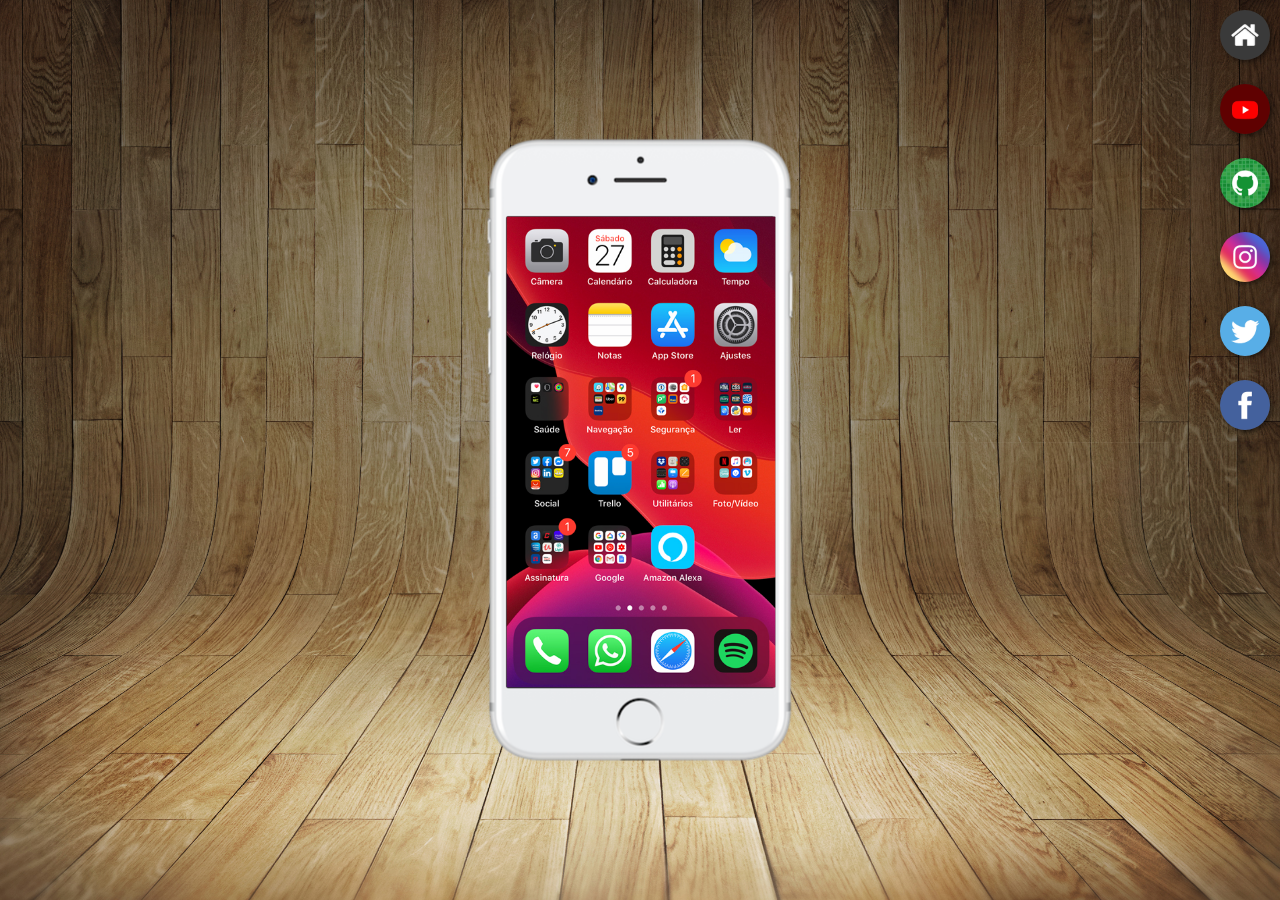
<file: index.html>
<!DOCTYPE html>
<html lang="pt-br">
<head>
    <meta charset="UTF-8">
    <meta name="viewport" content="width=device-width, initial-scale=1.0">
    <title>Document</title>
    <link rel="shortcut icon" href="favicon.ico" type="image/x-icon">
    <link rel="stylesheet" href="estilos/style.css">
</head>
<body>
    <main>
        <section id="telefone">
<iframe src="home.html" name="tela"  id="tela"
frameborder="0">Seu navegador não é compativel</iframe>
        </section>
        <section id="redes-sociais">

            <a href="home.html" target="tela"><img src="imagens/logo-home.jpg" alt=""></a> <br>
            
            <a href="youtube.html" target="tela"><img src="imagens/logo-youtube.jpg" alt=""></a> <br>
            
            <a href="github.html" target="tela"><img src="imagens/logo-github.jpg" alt=""></a> <br>
            
            <a href="intagram.html" target="tela"><img src="imagens/logo-instagram.jpg" alt=""></a> <br>
            
            <a href="twitter.html" target="tela"><img src="imagens/logo-twitter.jpg" alt=""></a> <br>
            
            <a href="facebook.html" target="tela"><img src="imagens/logo-facebook.jpg" alt=""></a> <br>
            
            

        </section>
    </main>
    
</body>
</html>
</file>
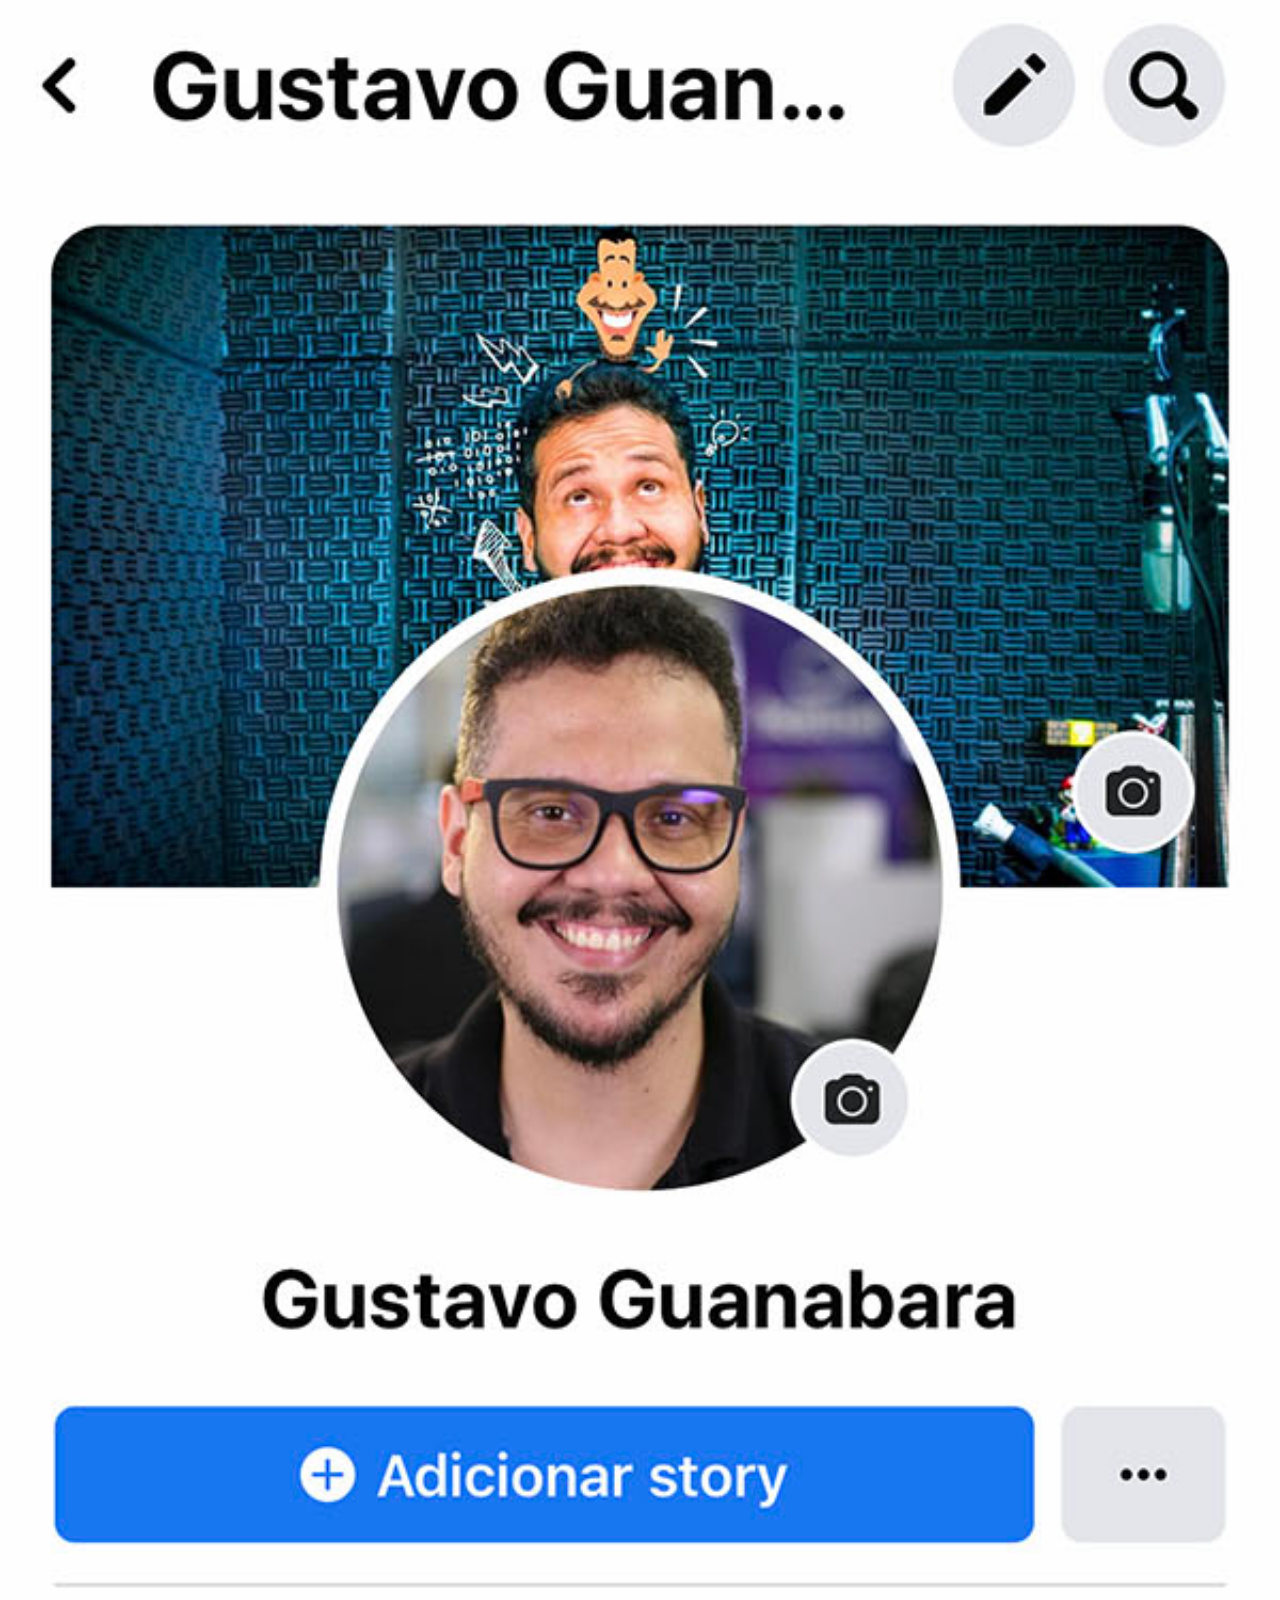
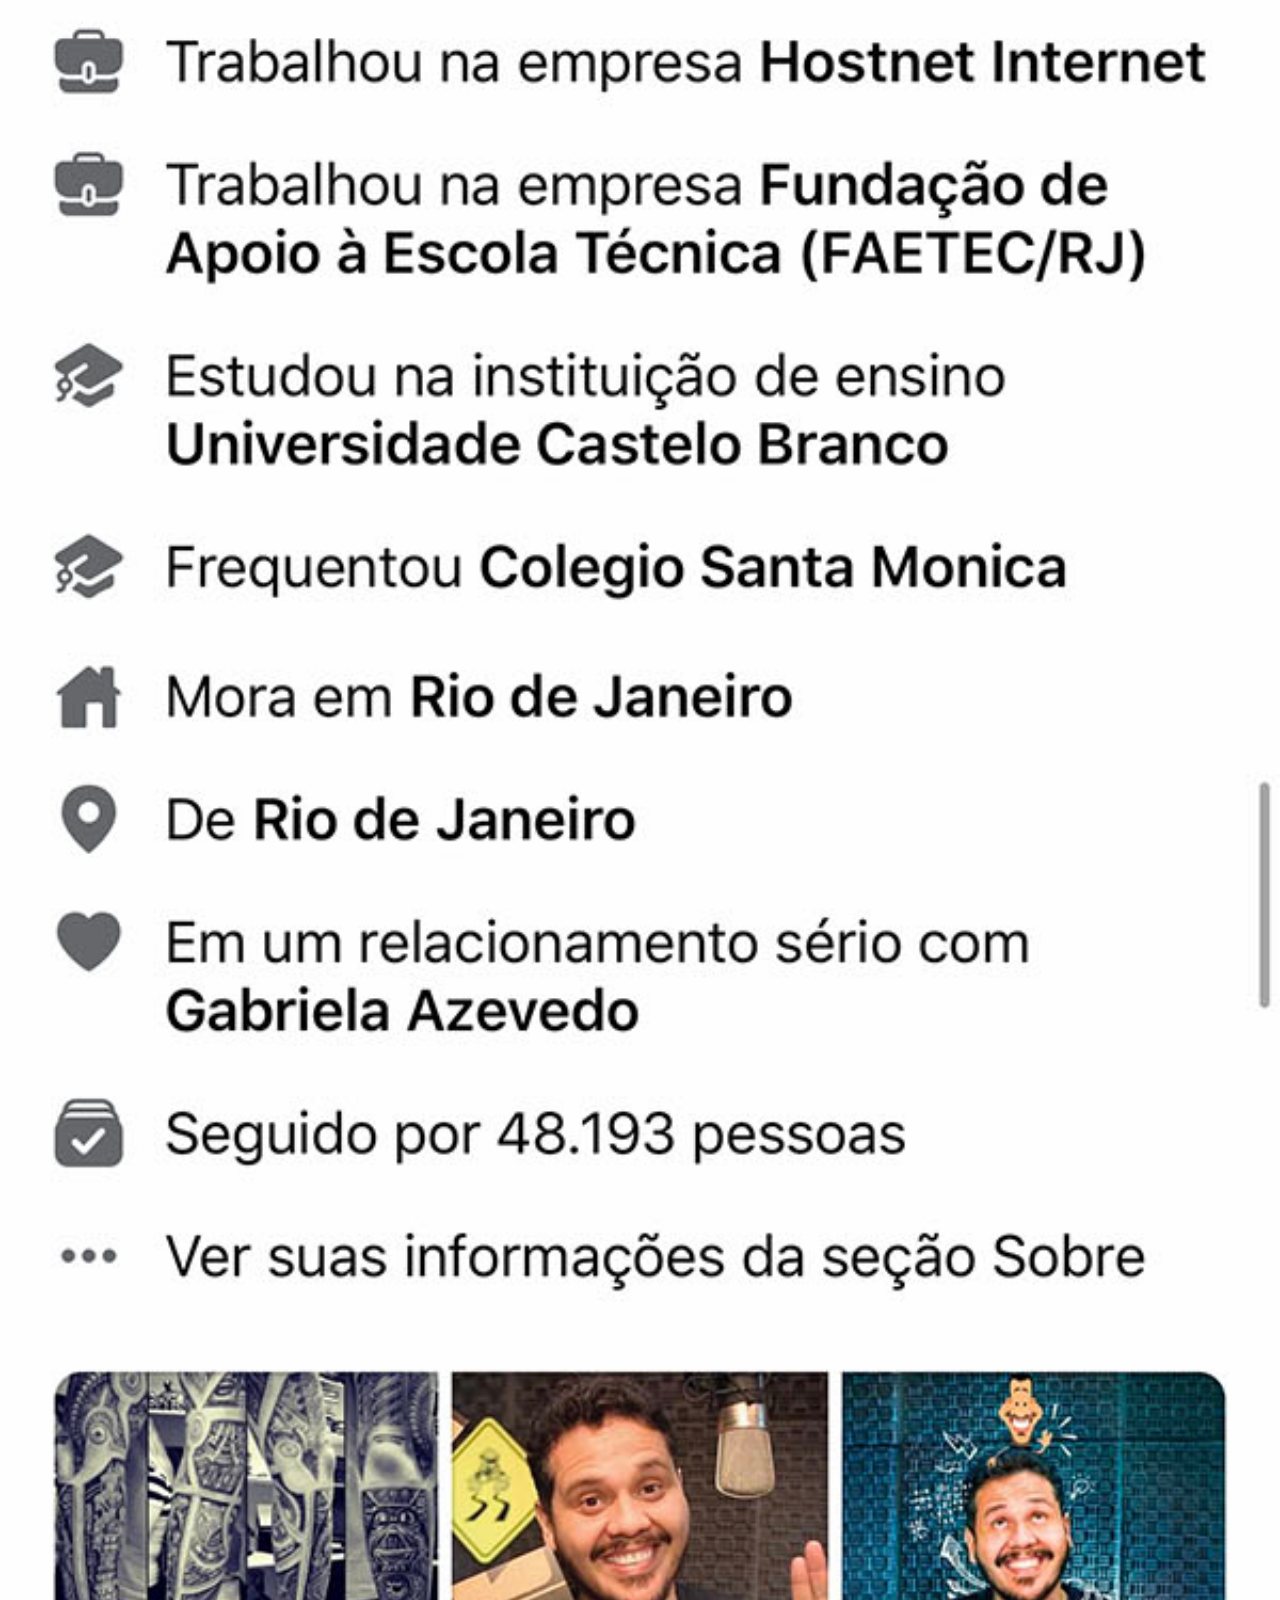
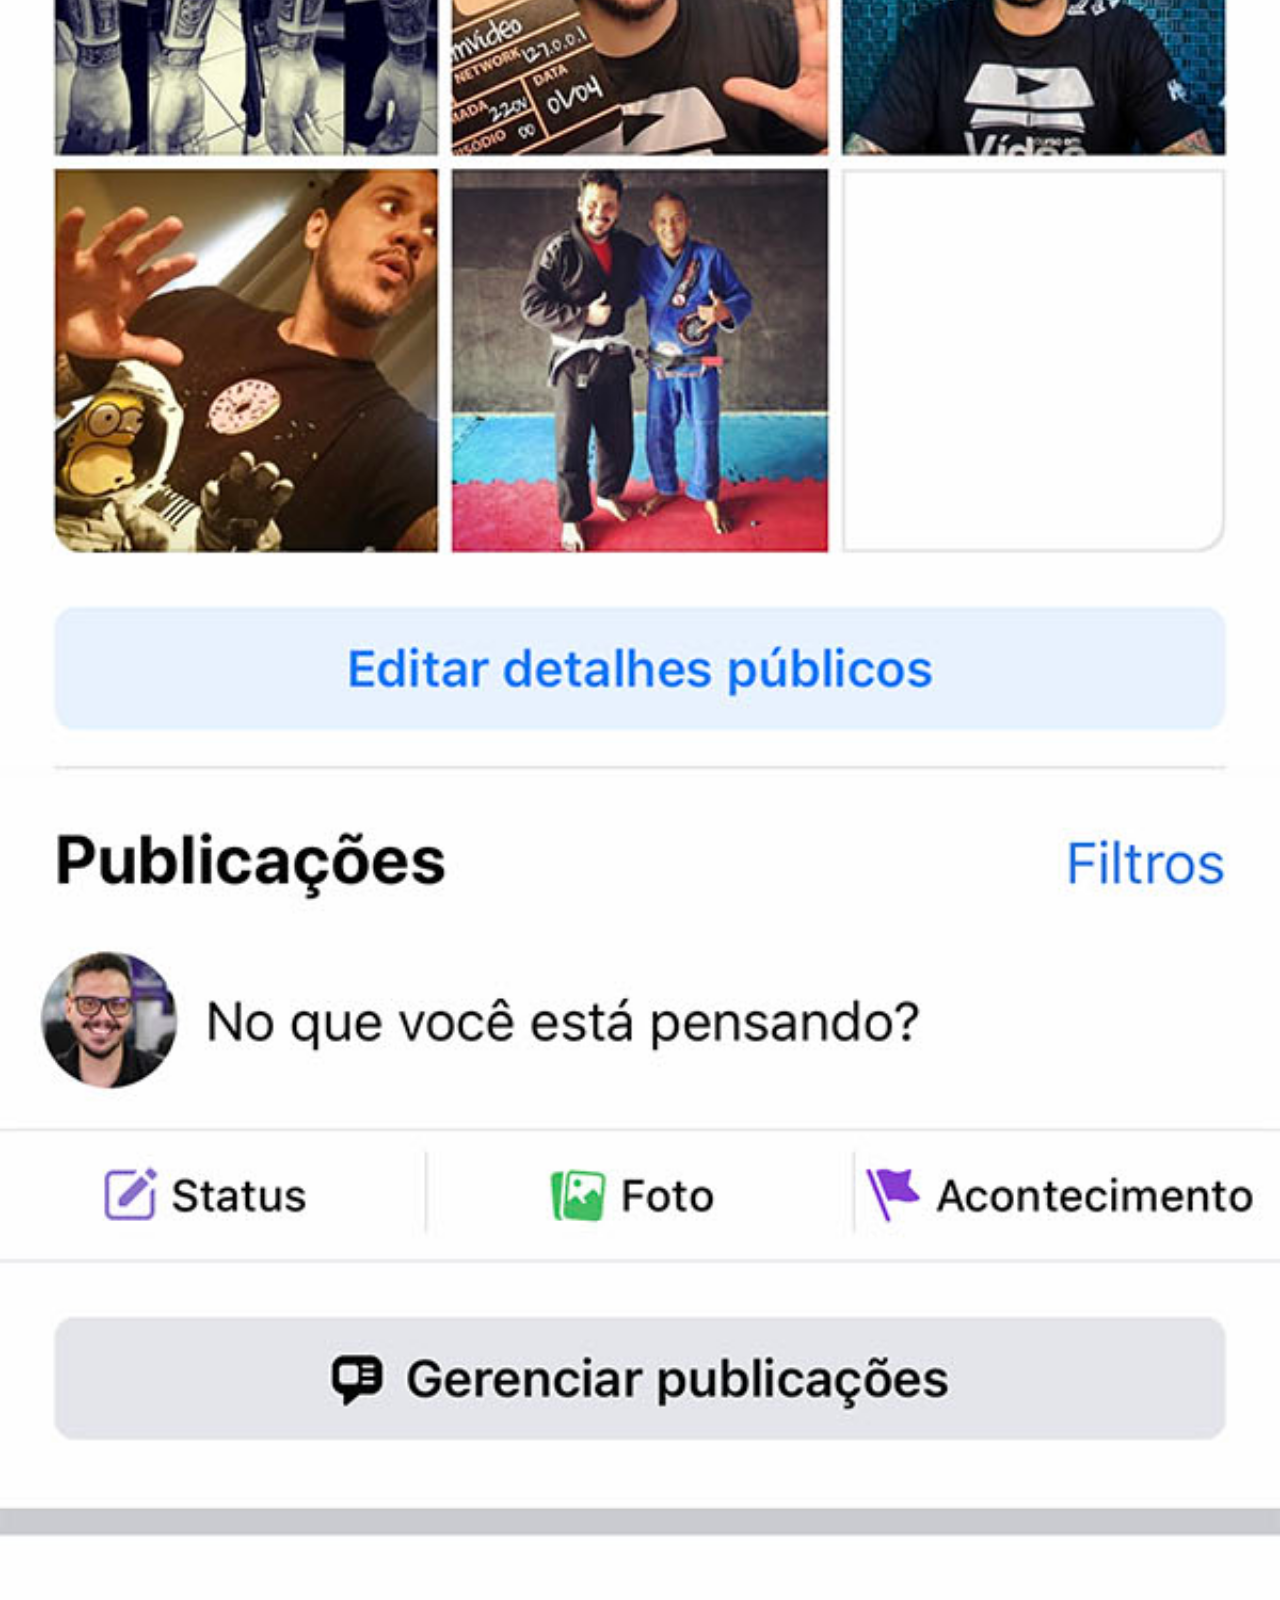
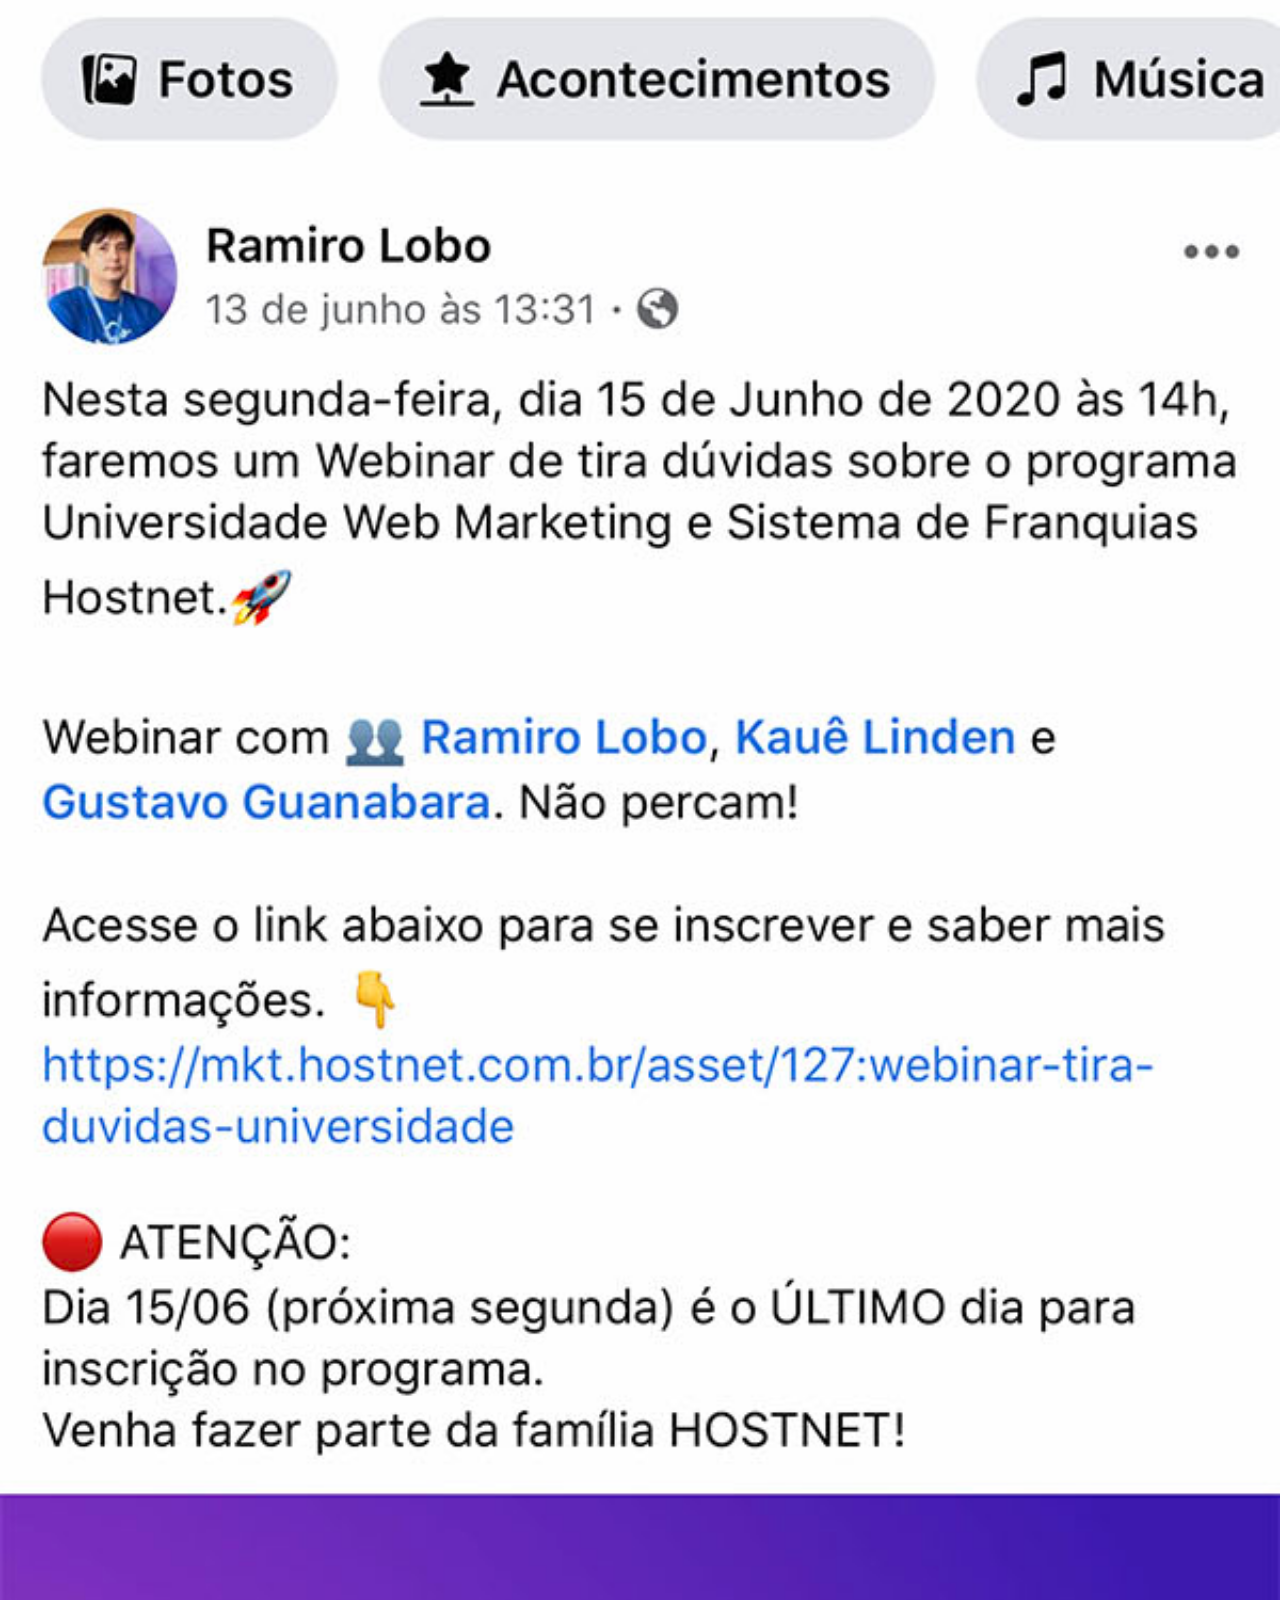
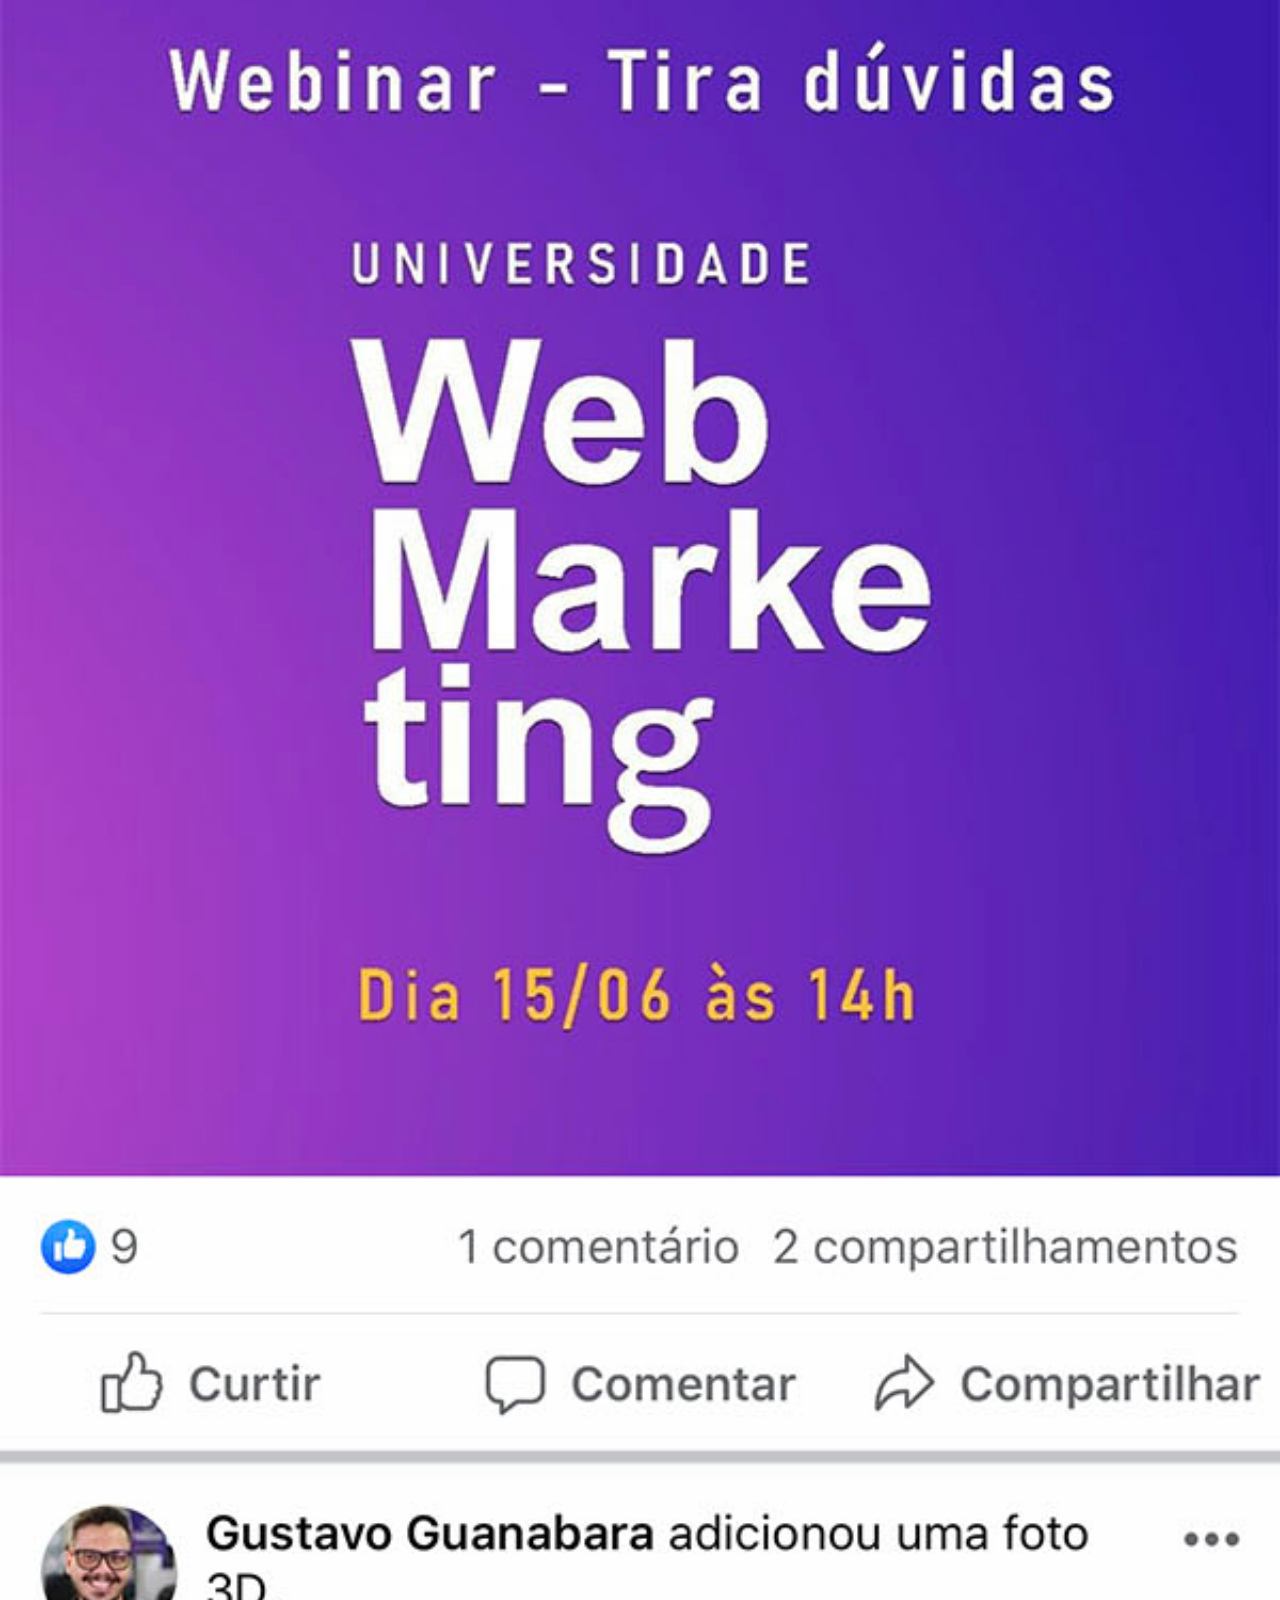
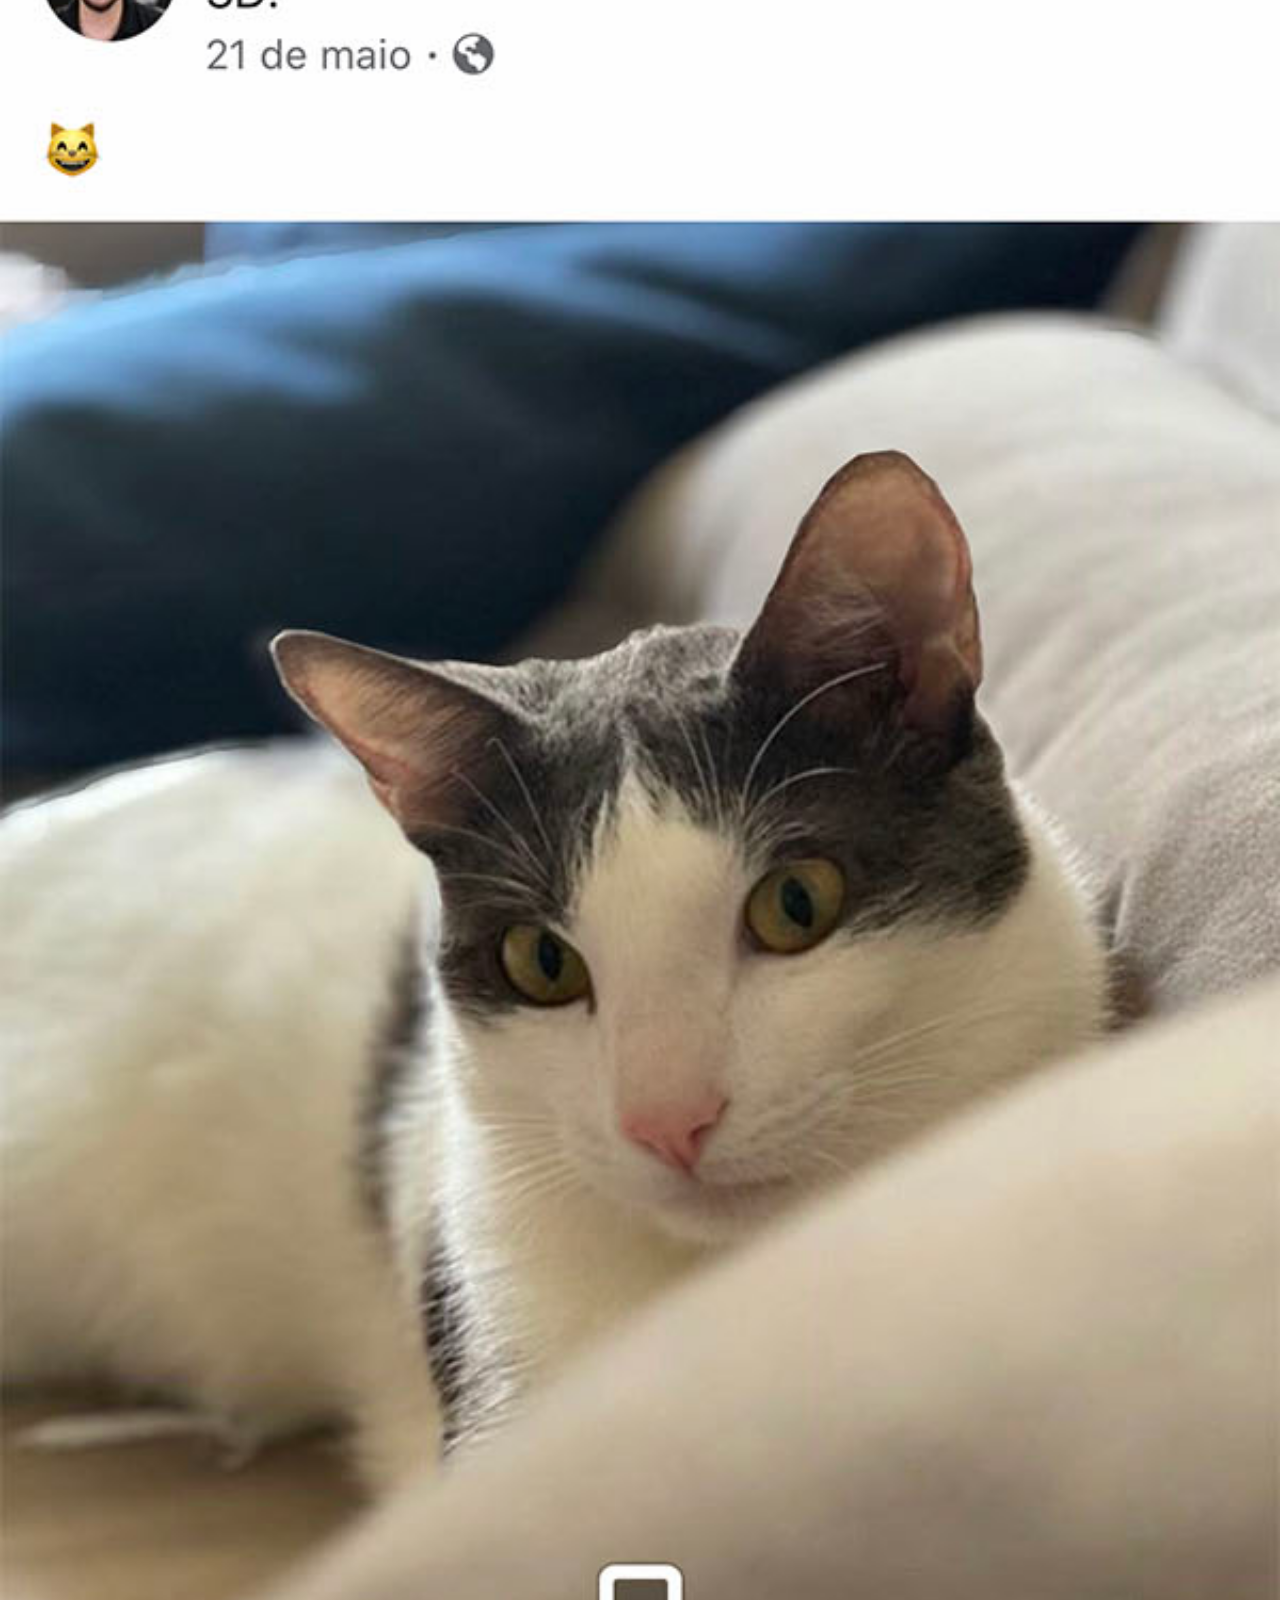
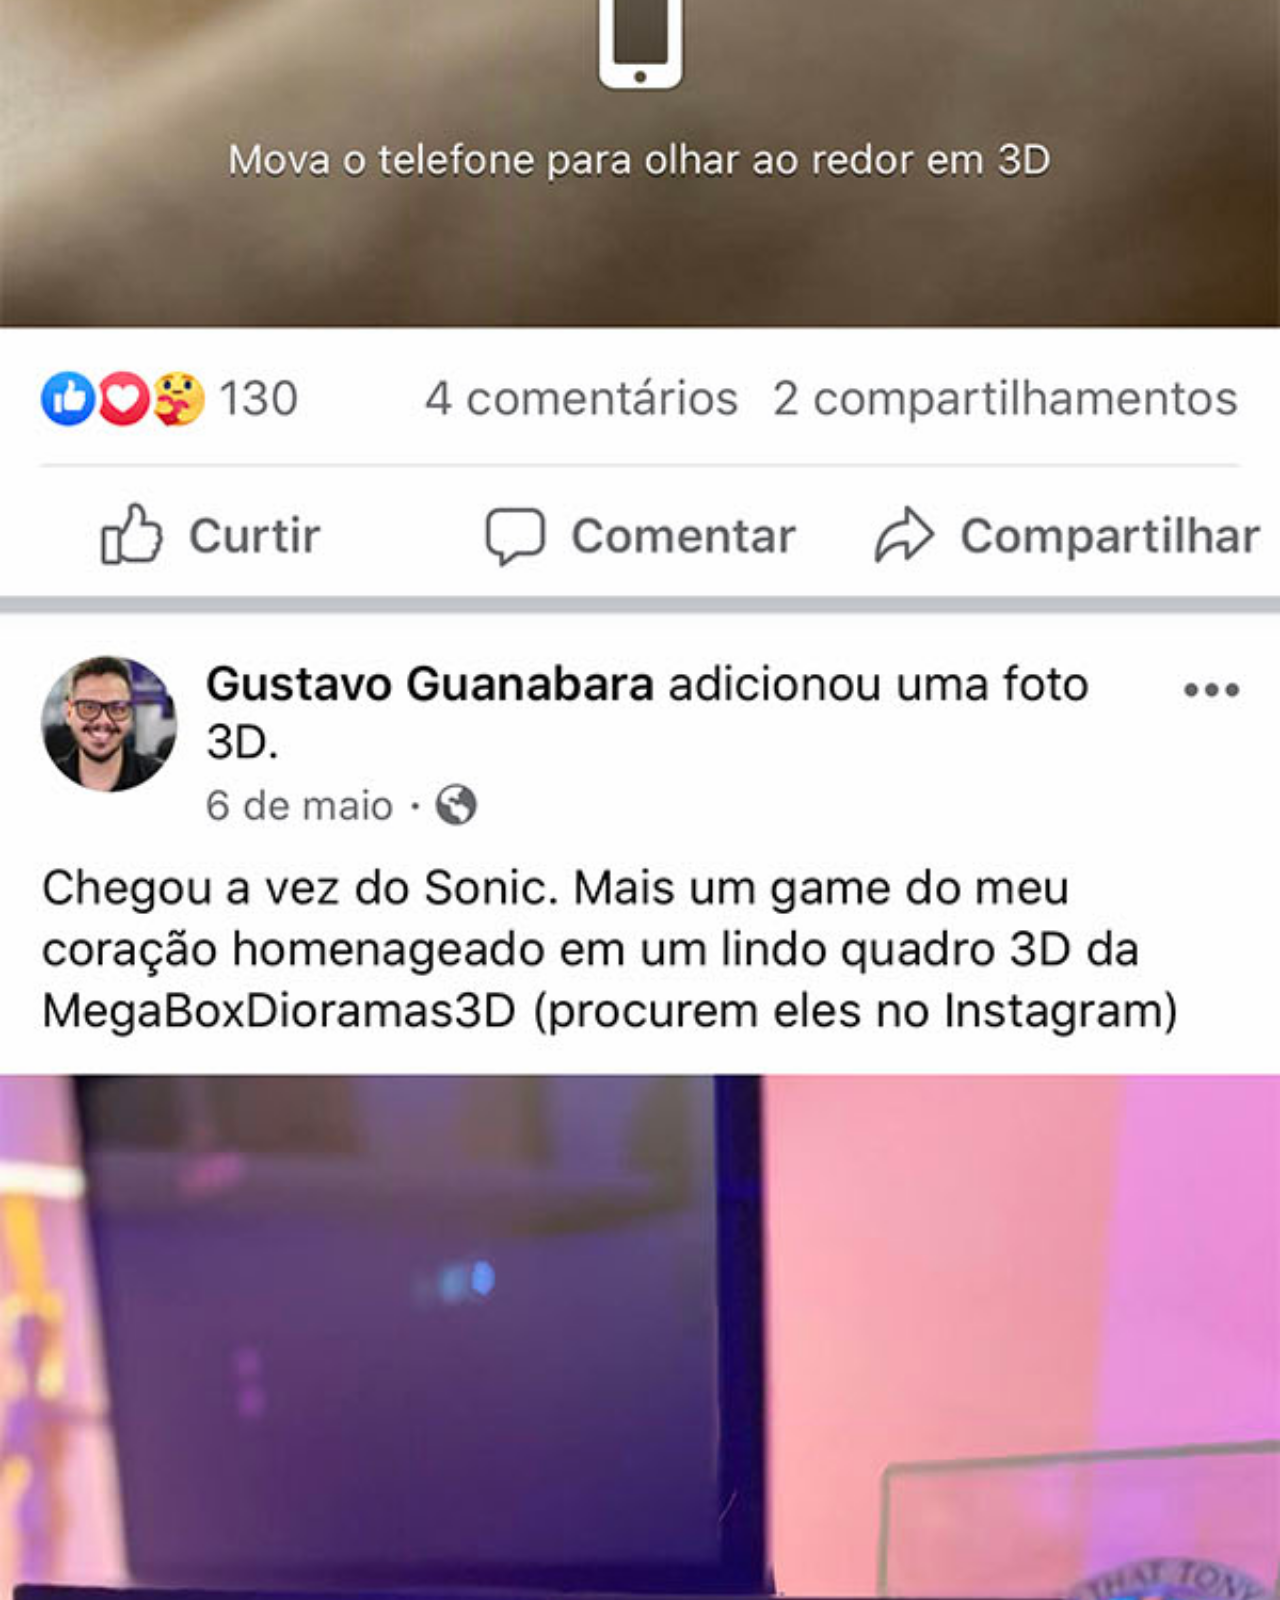
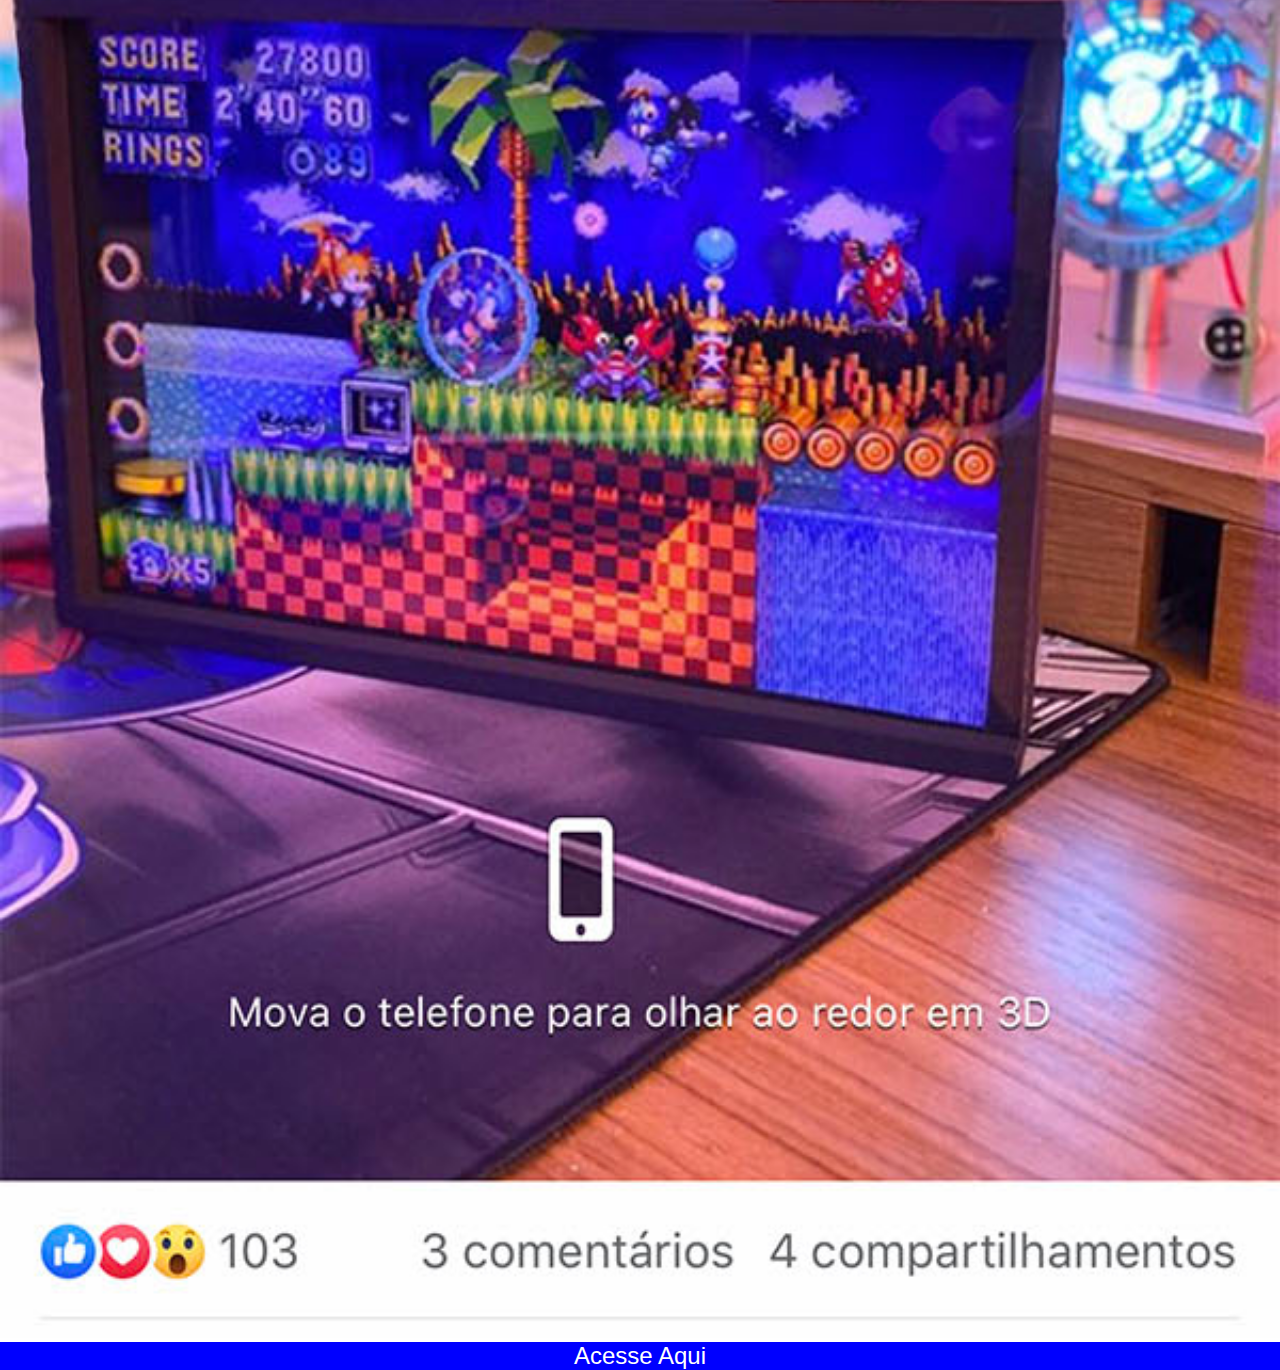
<file: facebook.html>
<!DOCTYPE html>
<html lang="pt-br">
<head>
    <meta charset="UTF-8">
    <meta name="viewport" content="width=device-width, initial-scale=1.0">
    <title>Document</title>
    <style>
*{
    padding: 0px;
    margin: 0px;
}

img{
    width: 100vw;
}

::-webkit-scrollbar{
    width: 0px;
    height: 0px;
}

a{ 
    display: block;
    text-align: center;
    font-size: 1.5em;
    font-family: Arial, Helvetica, sans-serif;
    background-color: blue;
    color: white;
    text-decoration: none;

}
    </style>
</head>
<body>
    <img src="imagens/tela-facebook.jpg" alt="facebook">
    <a href="https://www.facebook.com/gustavoguanabara/?locale=pt_BR" target="_blank">Acesse Aqui</a>



</body>
</html>
</file>
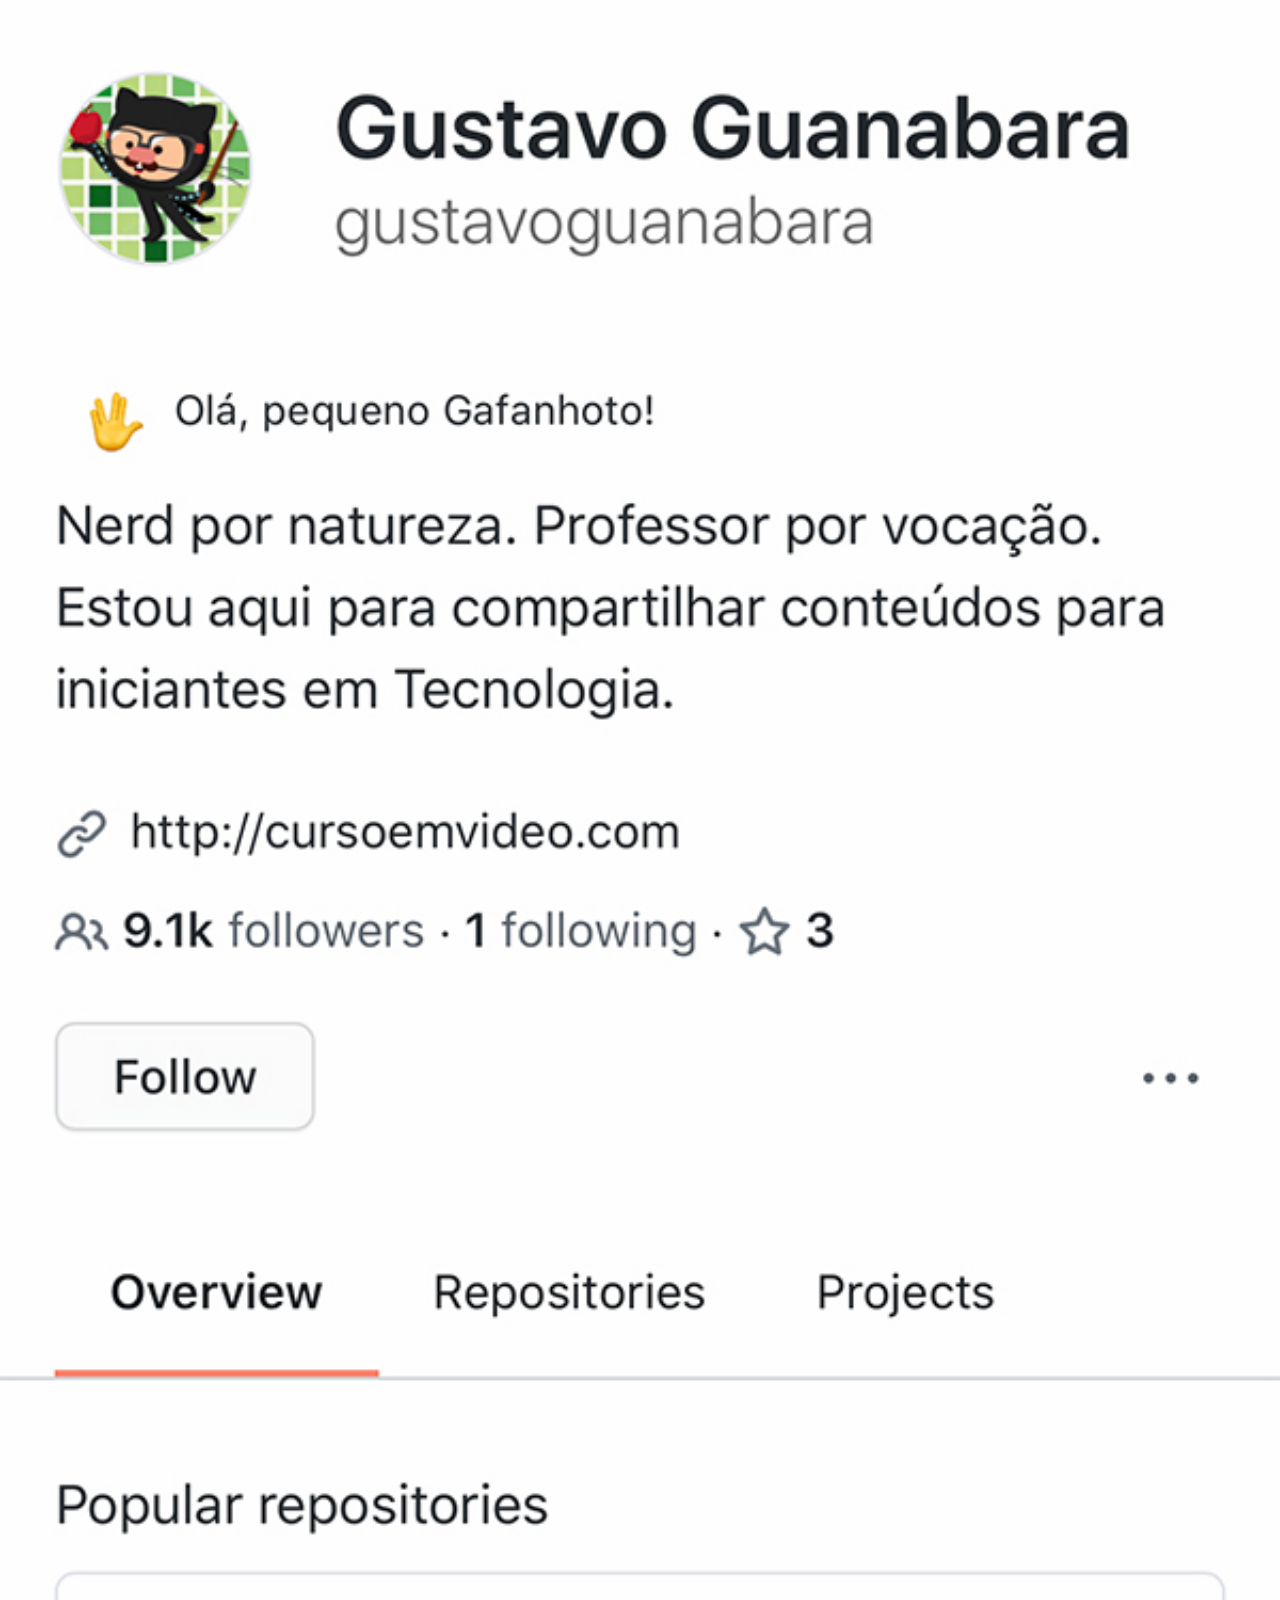
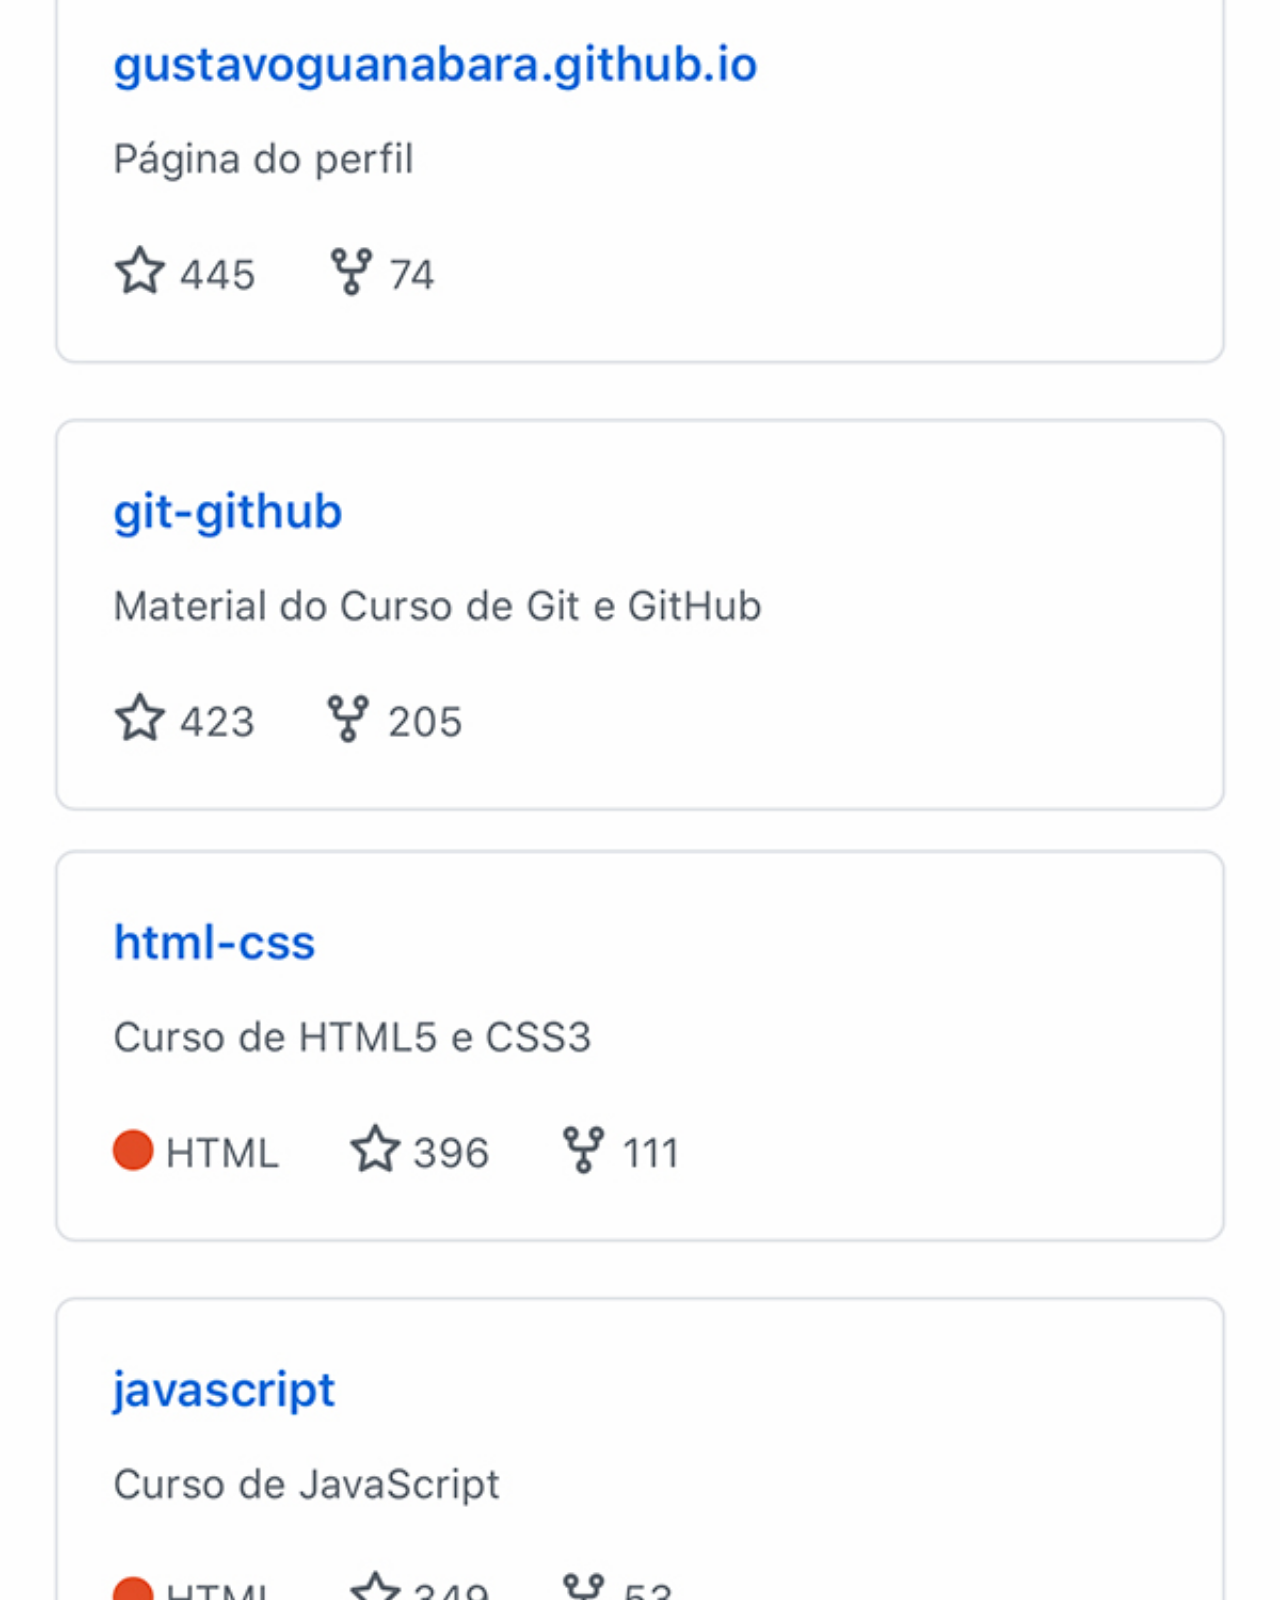
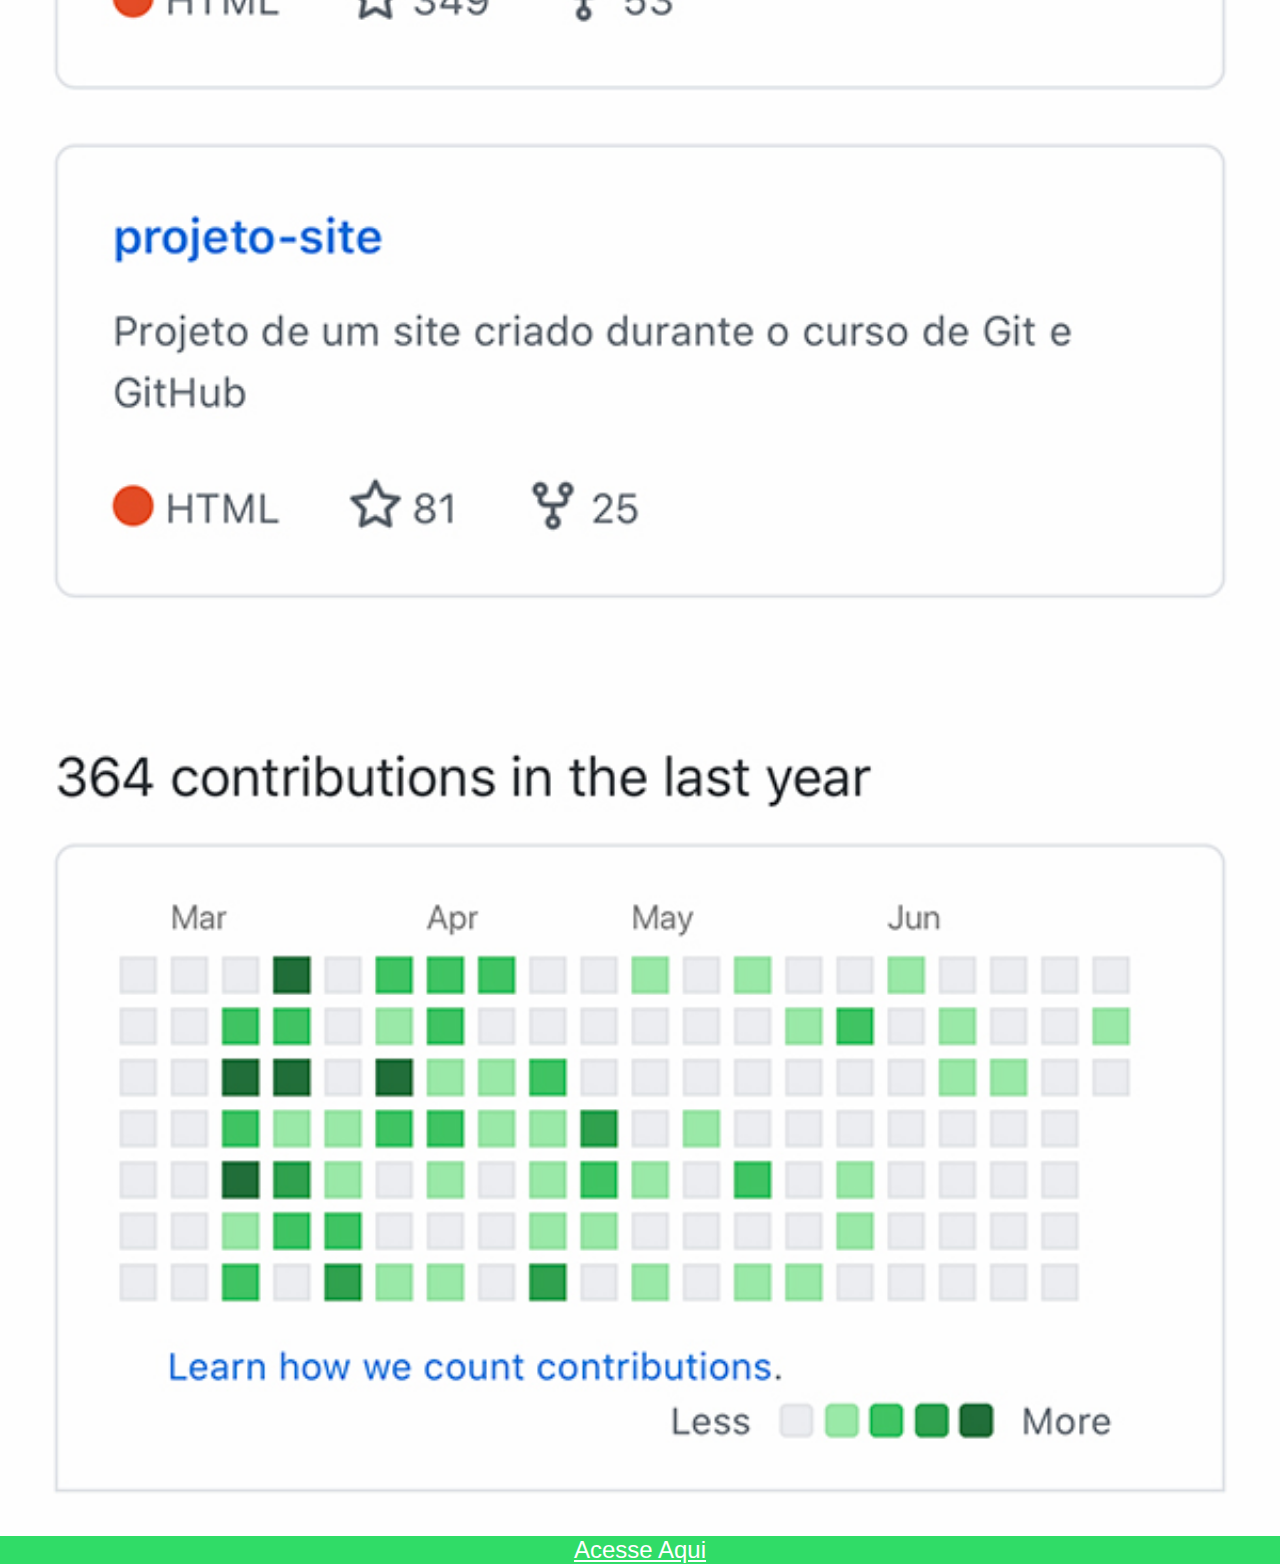
<file: github.html>
<!DOCTYPE html>
<html lang="pt-br">
<head>
    <meta charset="UTF-8">
    <meta name="viewport" content="width=device-width, initial-scale=1.0">
    <title>Document</title>
    <style>

*{  margin: 0px;
    padding: 0px;}



img{ width: 100vw;}

::-webkit-scrollbar{
    width: 0px;
    height: 0px;}

a{  font-size: 1.5em;
    font-family: Arial, Helvetica, sans-serif;
    text-align: center;
    display: block;
    background-color: rgba(10, 213, 75, 0.844);
    color: white;}

 </style>
<body>

    <img src="imagens/tela-github.jpg" alt="github">
    <a href="https://github.com/gustavoguanabara" target="_blank">Acesse Aqui</a>
    
</body>
</html>
</file>
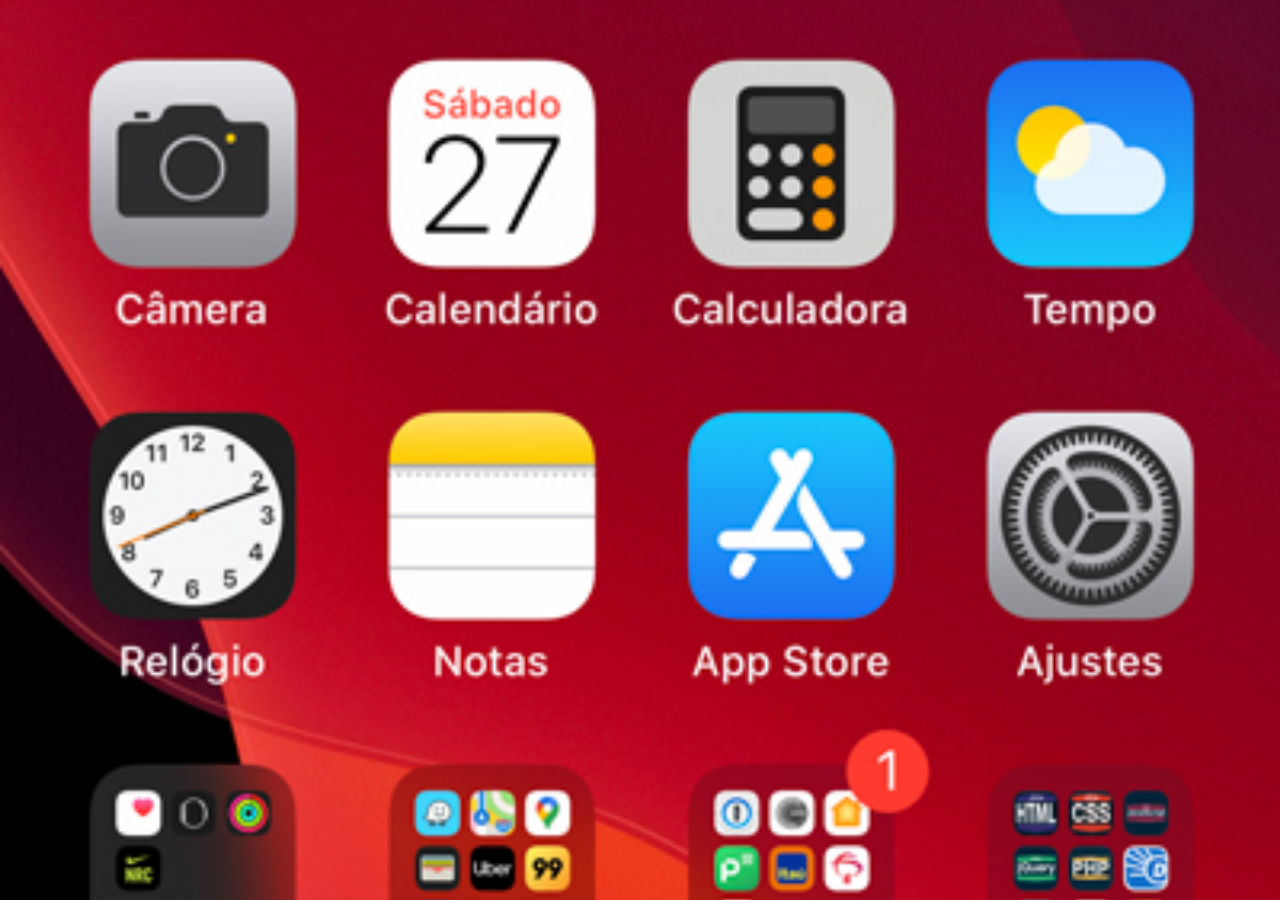
<file: home.html>
<!DOCTYPE html>
<html lang="pt-br">
<head>
    <meta charset="UTF-8">
    <meta name="viewport" content="width=device-width, initial-scale=1.0">
    <title>Document</title>
<style>
*{
    margin: 0px;
    padding: 0px;
}

body{
    height: 100vh;
    width: 100vw;
    background:black url('imagens/tela-home.jpg') no-repeat top center;
    background-size: cover;

}




</style>


</head>
<body>
    
</body>
</html>
</file>
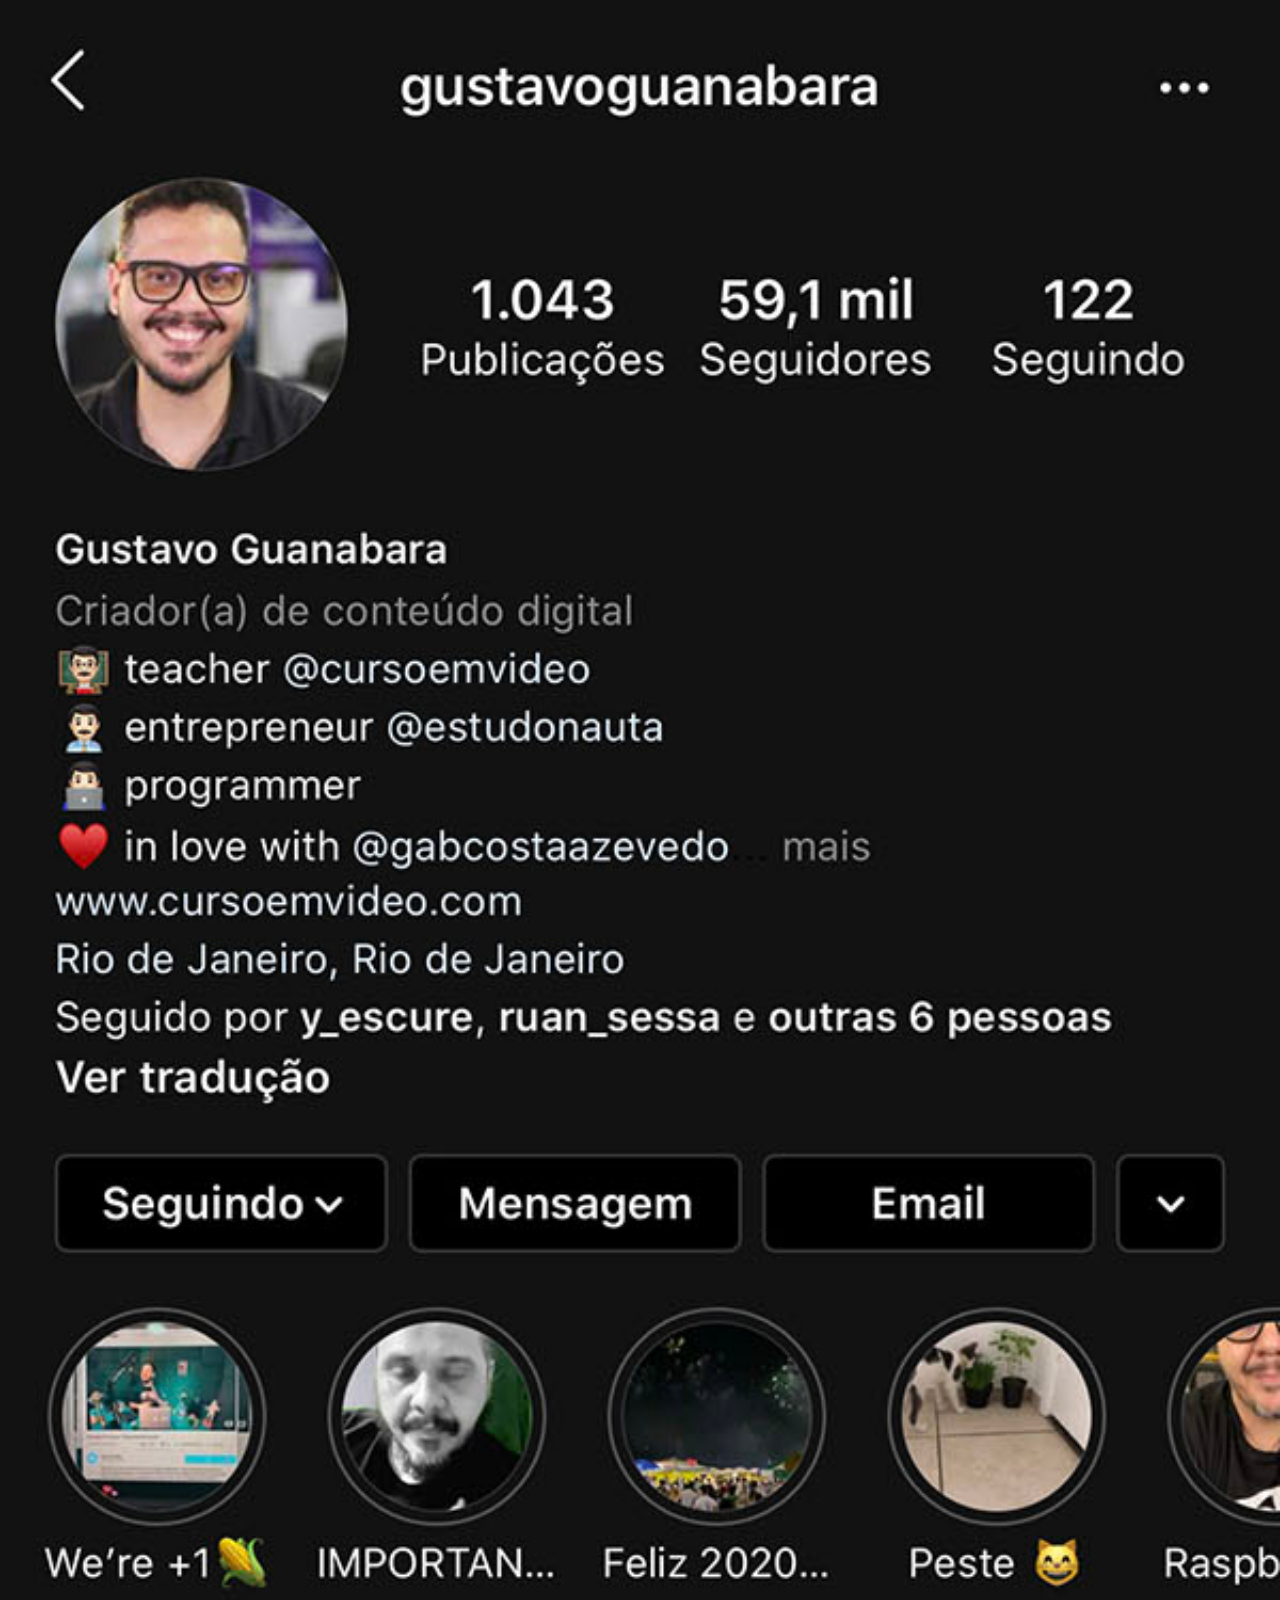
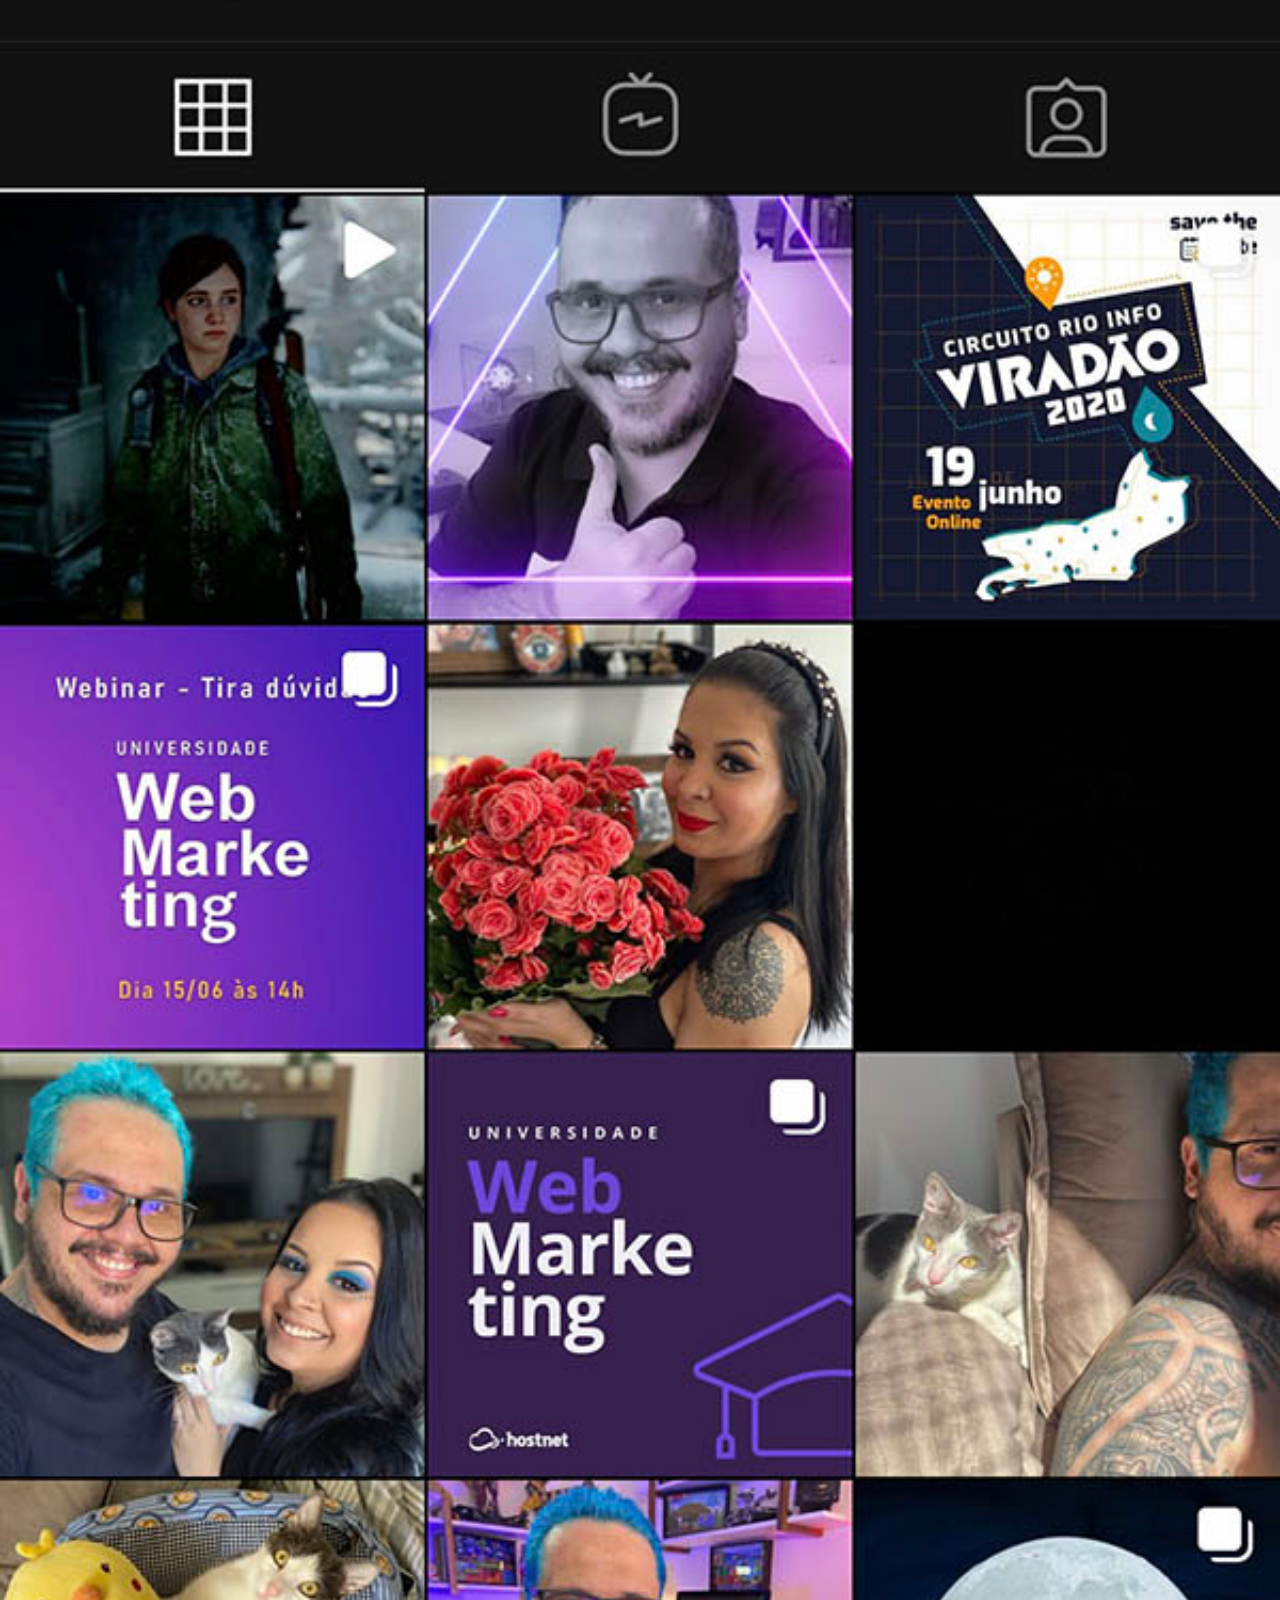
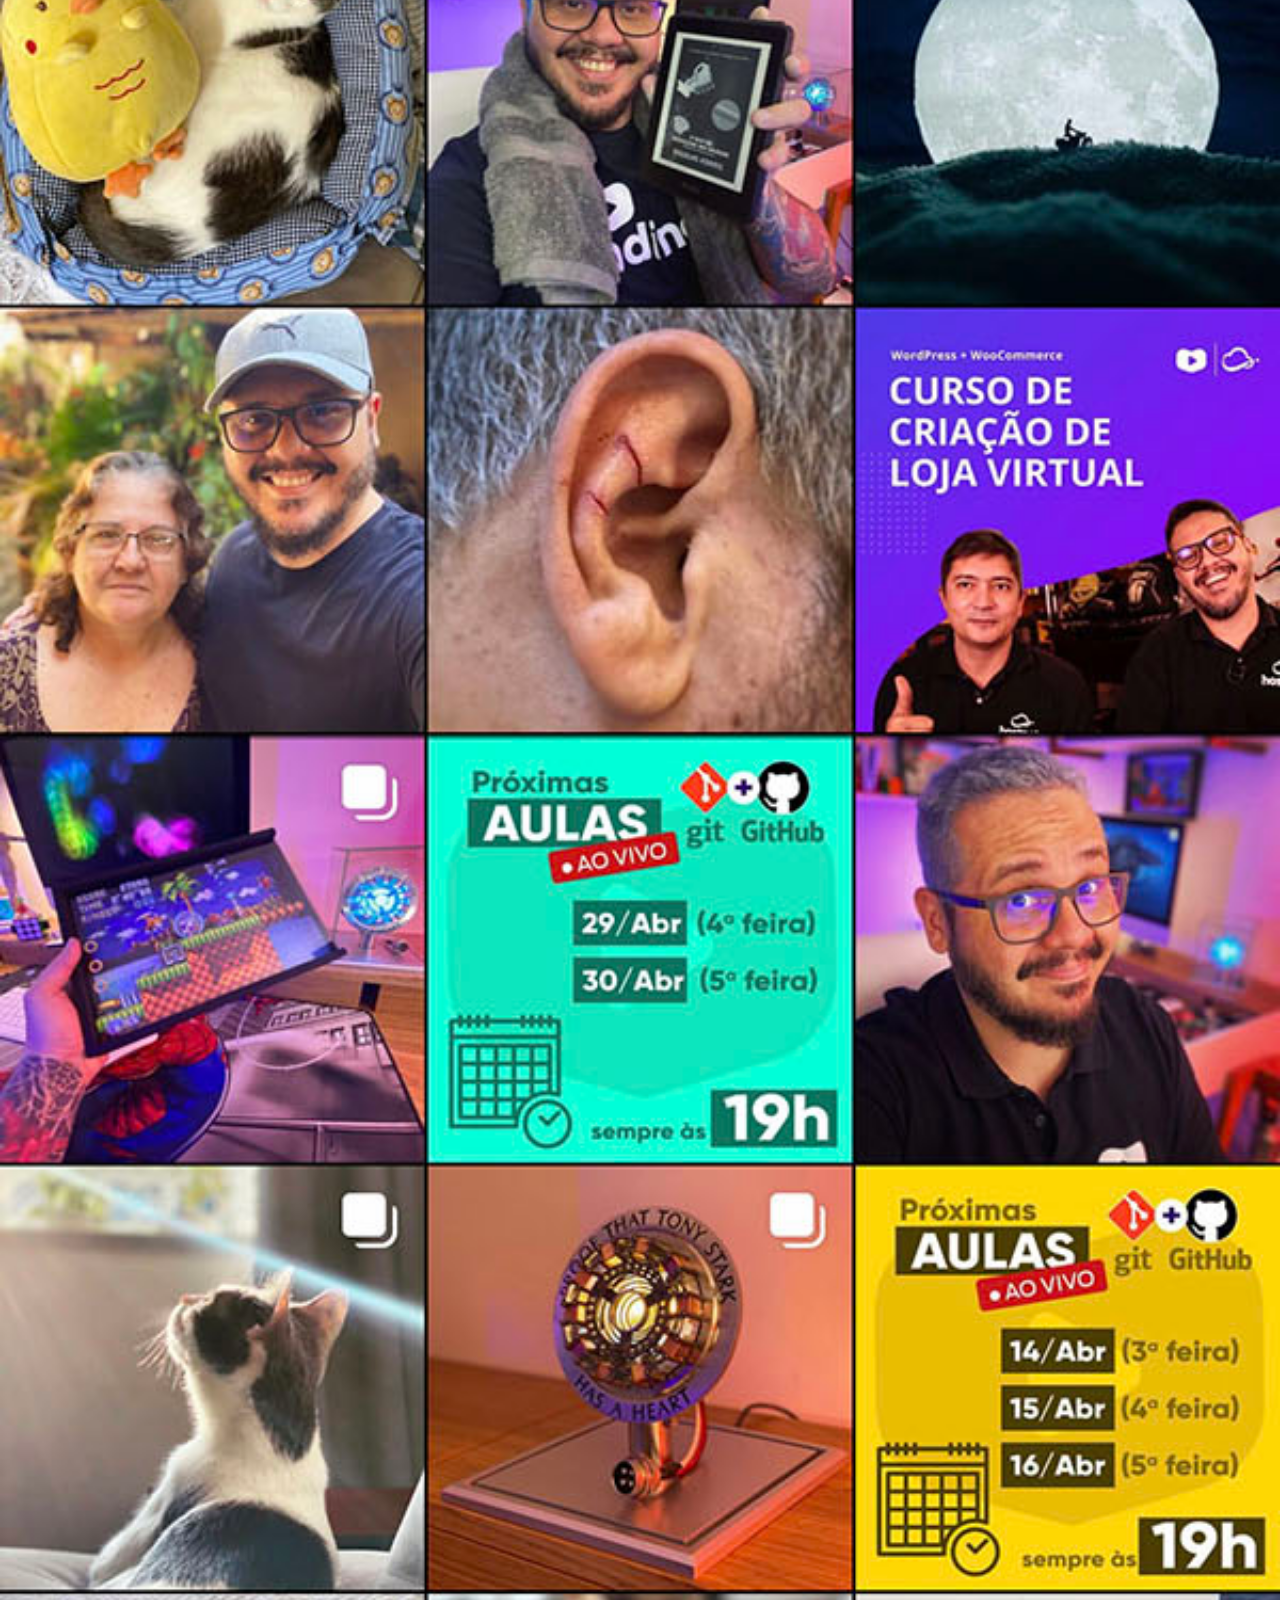
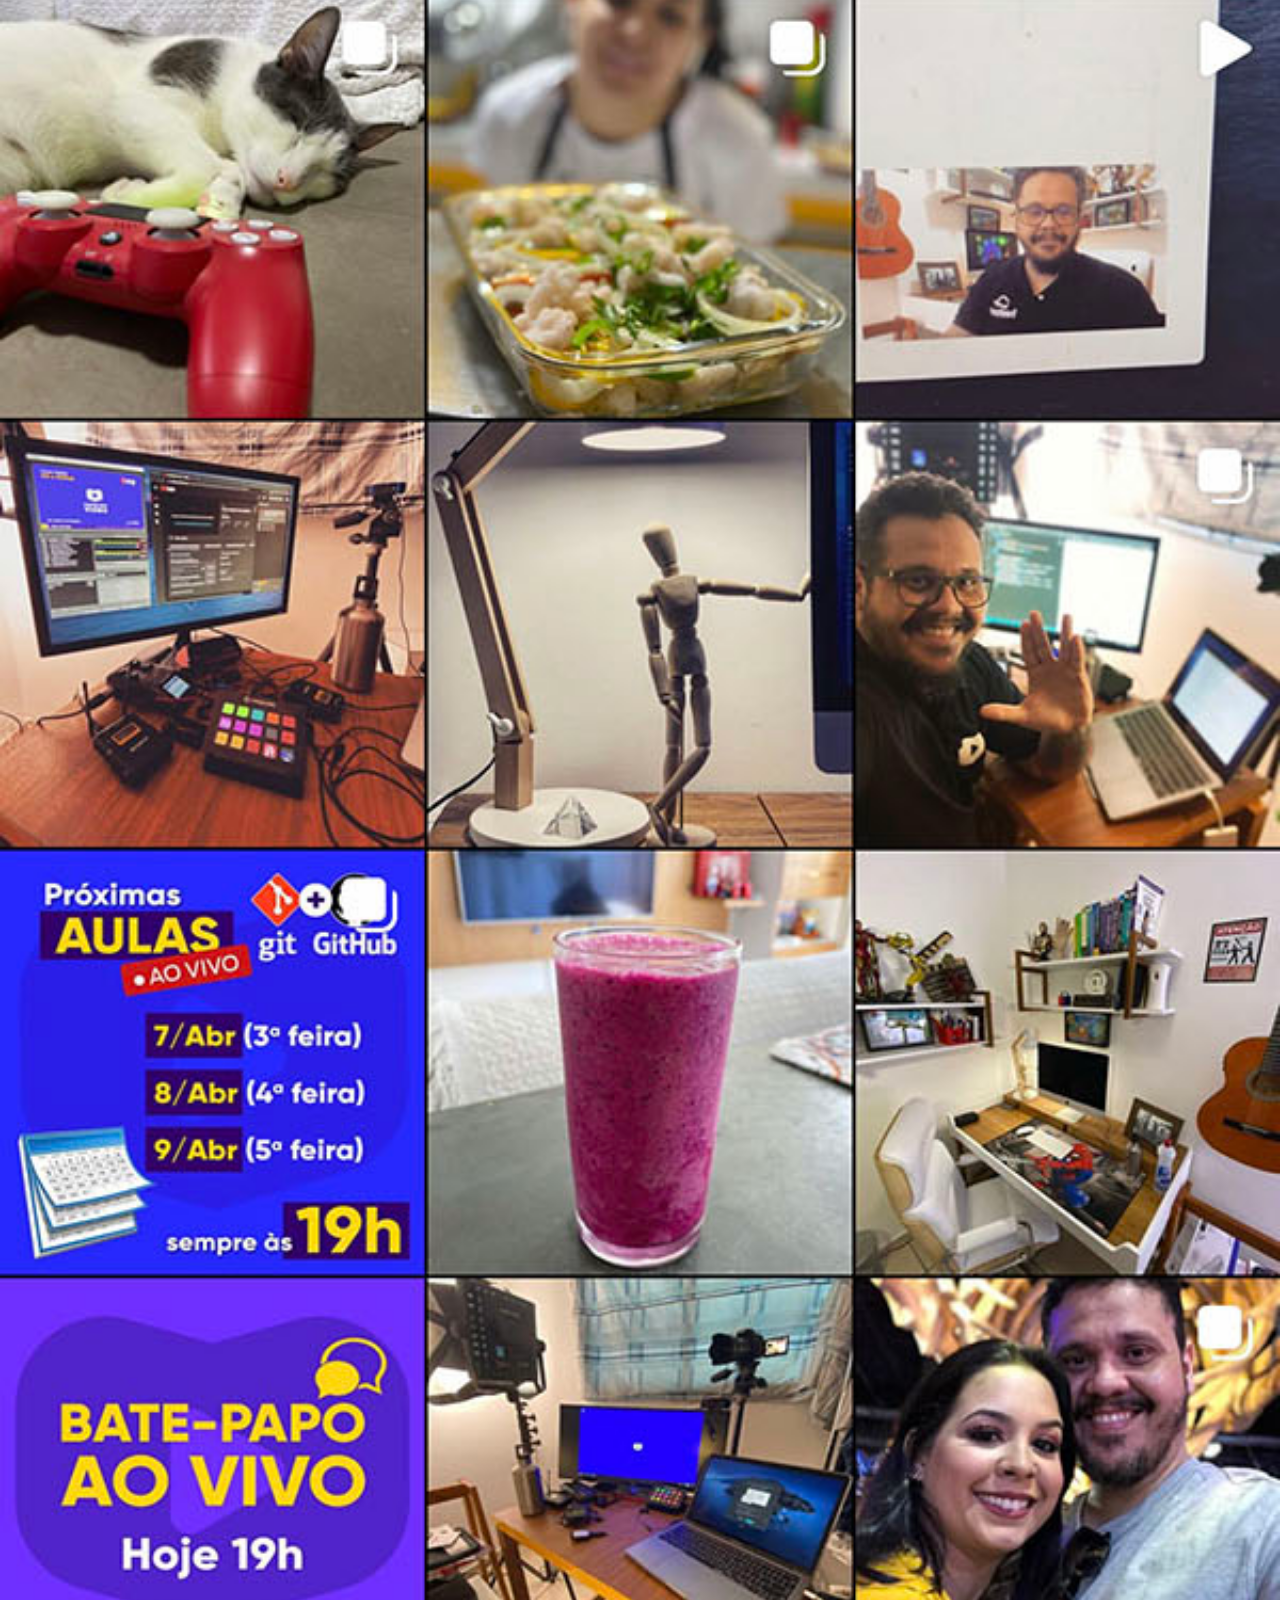
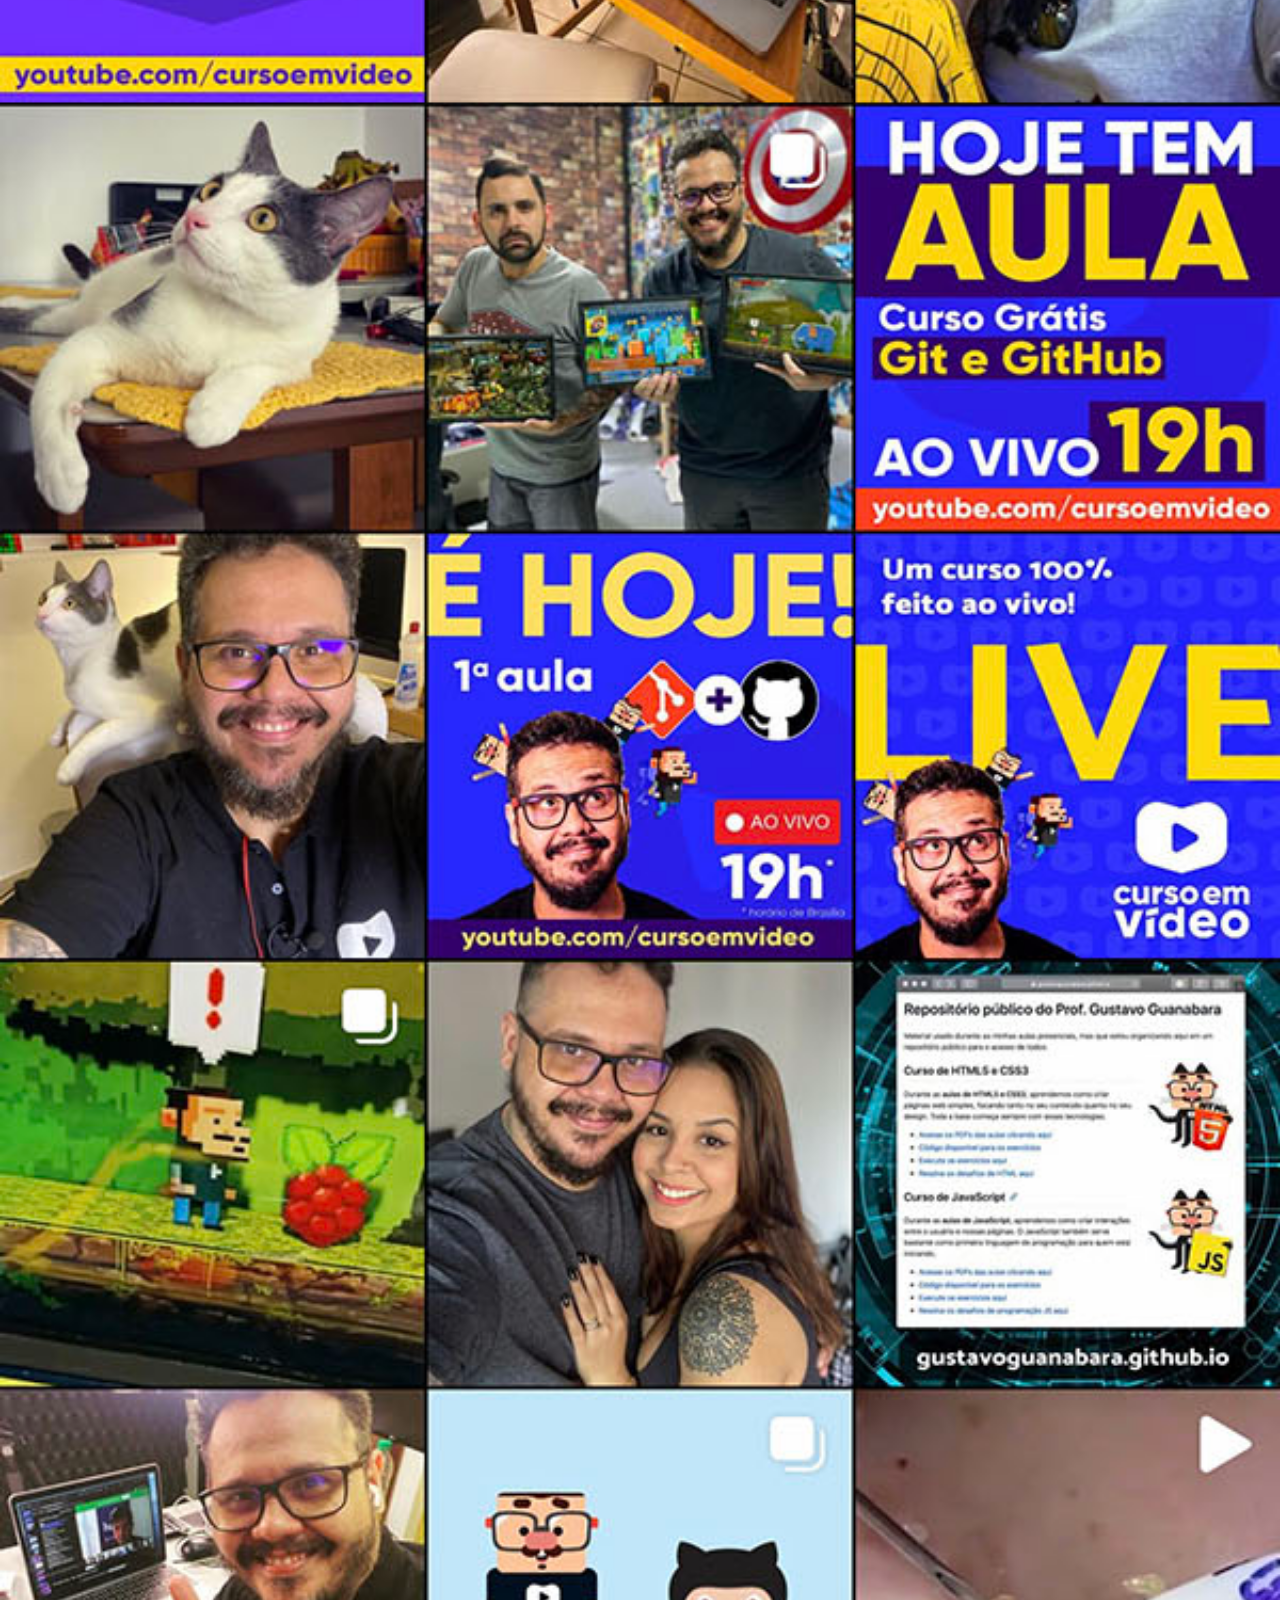
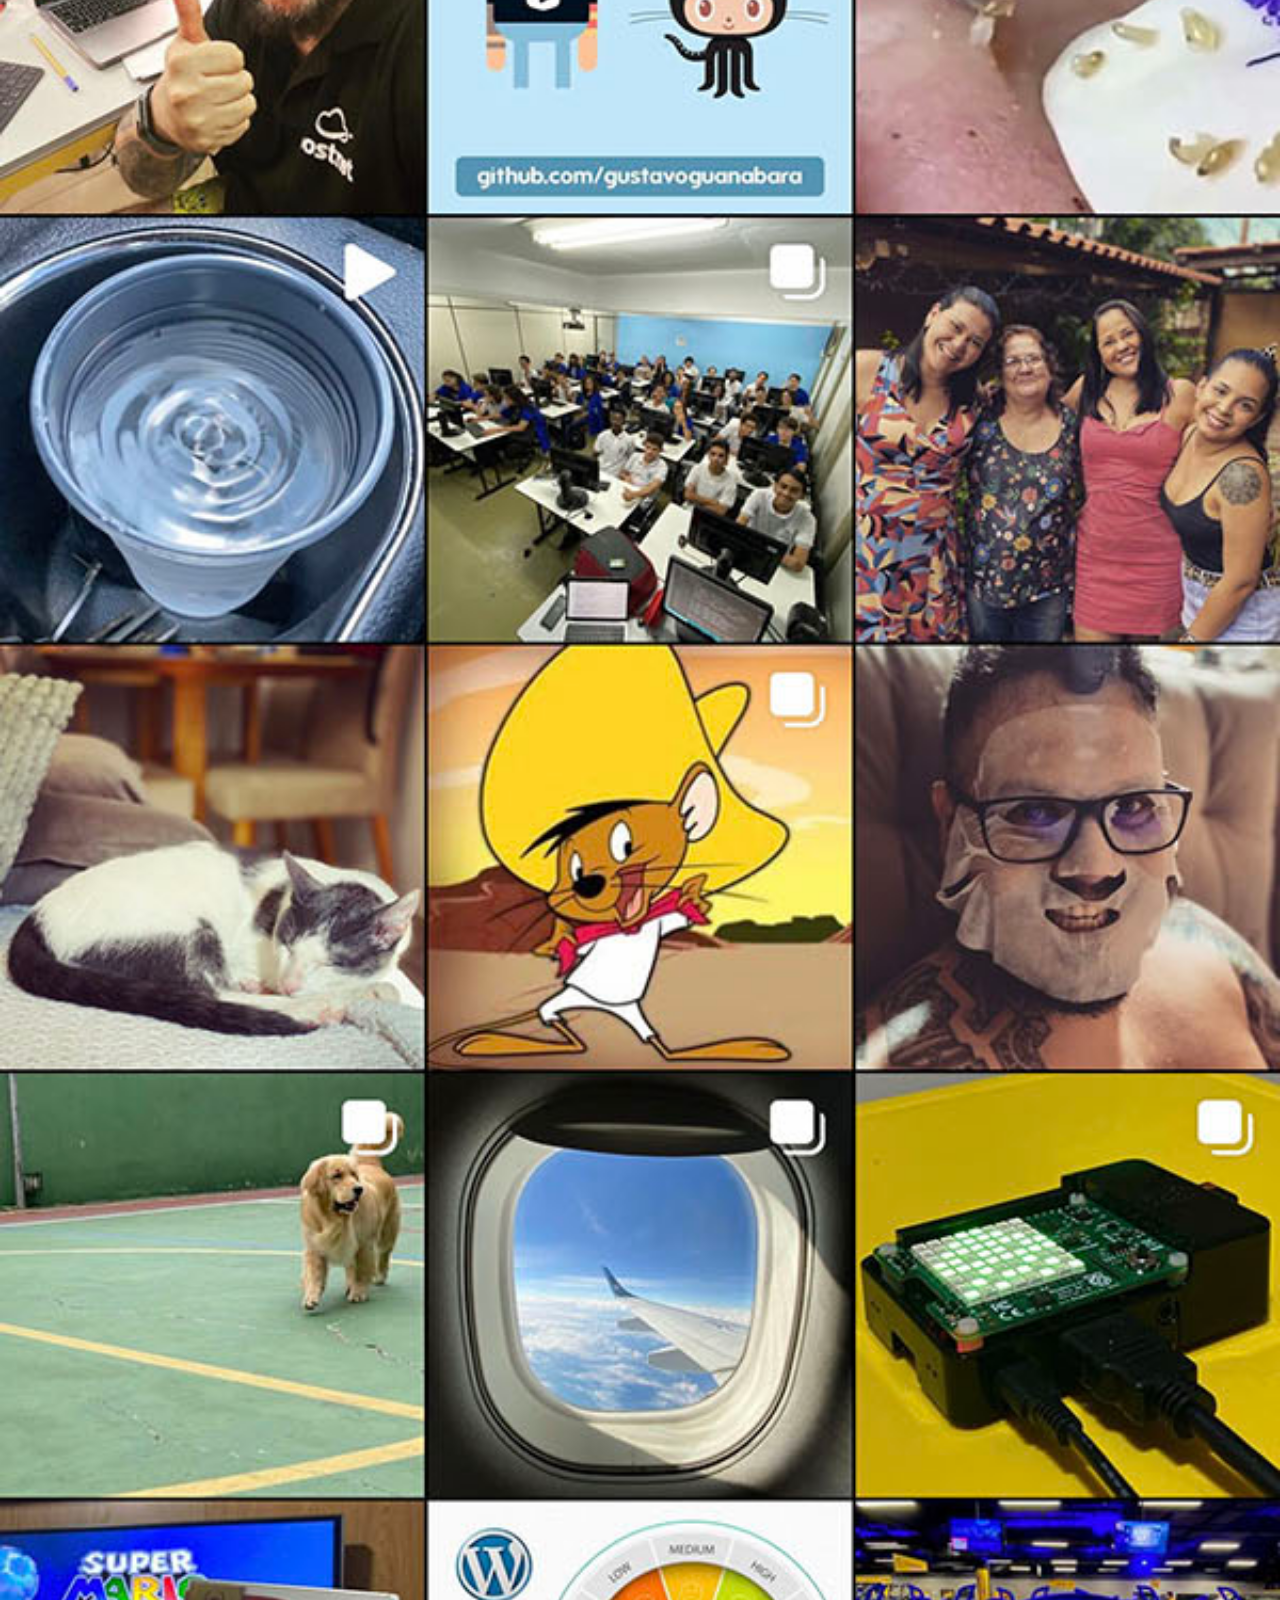
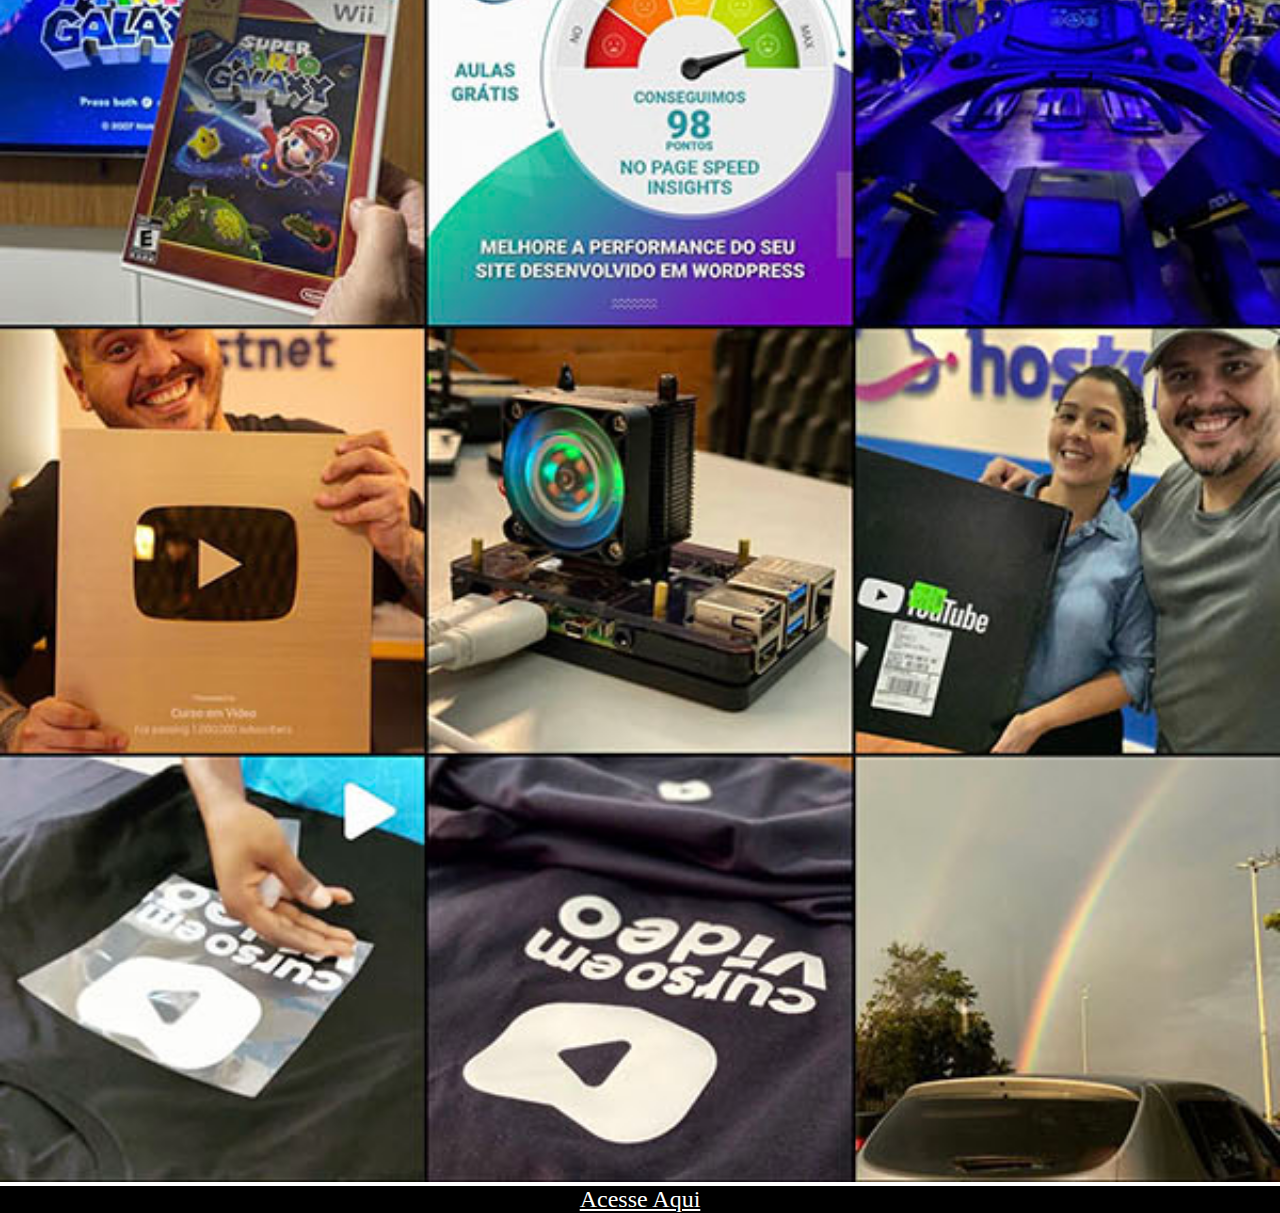
<file: intagram.html>
<!DOCTYPE html>
<html lang="pt-br">
<head>
    <meta charset="UTF-8">
    <meta name="viewport" content="width=device-width, initial-scale=1.0">
    <title>Document</title>
    <style>
*{
    margin: 0px;
    padding: 0px;
}

img{
    width: 100vw;

}
::-webkit-scrollbar{
    width: 0px;
    height:0px;
}

a{
    display: block;
    text-align: center;
    font-size:1.5em;
    background-color: black;
    color: white;
    margin: 0px;

}


    </style>
</head>
<body>
    <img src="imagens/tela-instagram.jpg" alt="instagram">
    <a href="https://www.instagram.com/gustavoguanabara/?hl=pt" target="_blank">Acesse Aqui</a>
    
</body>
</html>
</file>
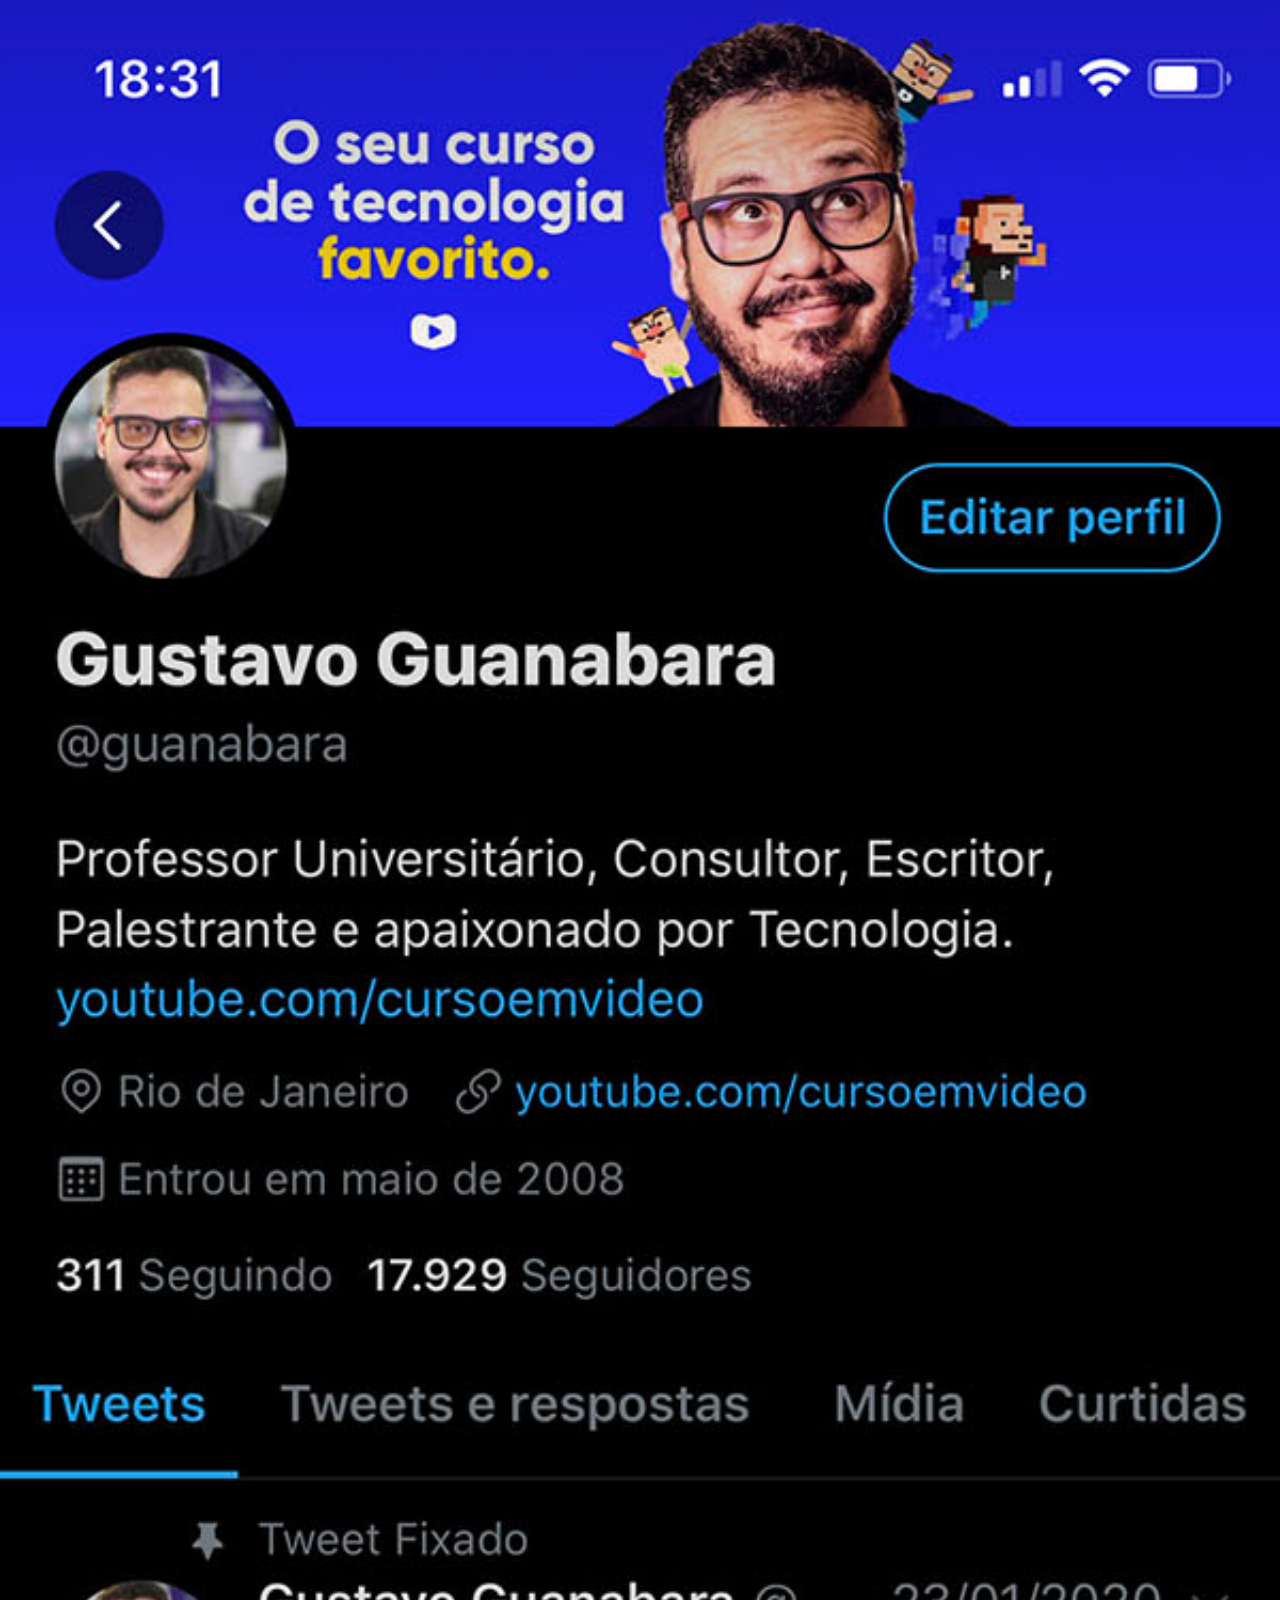
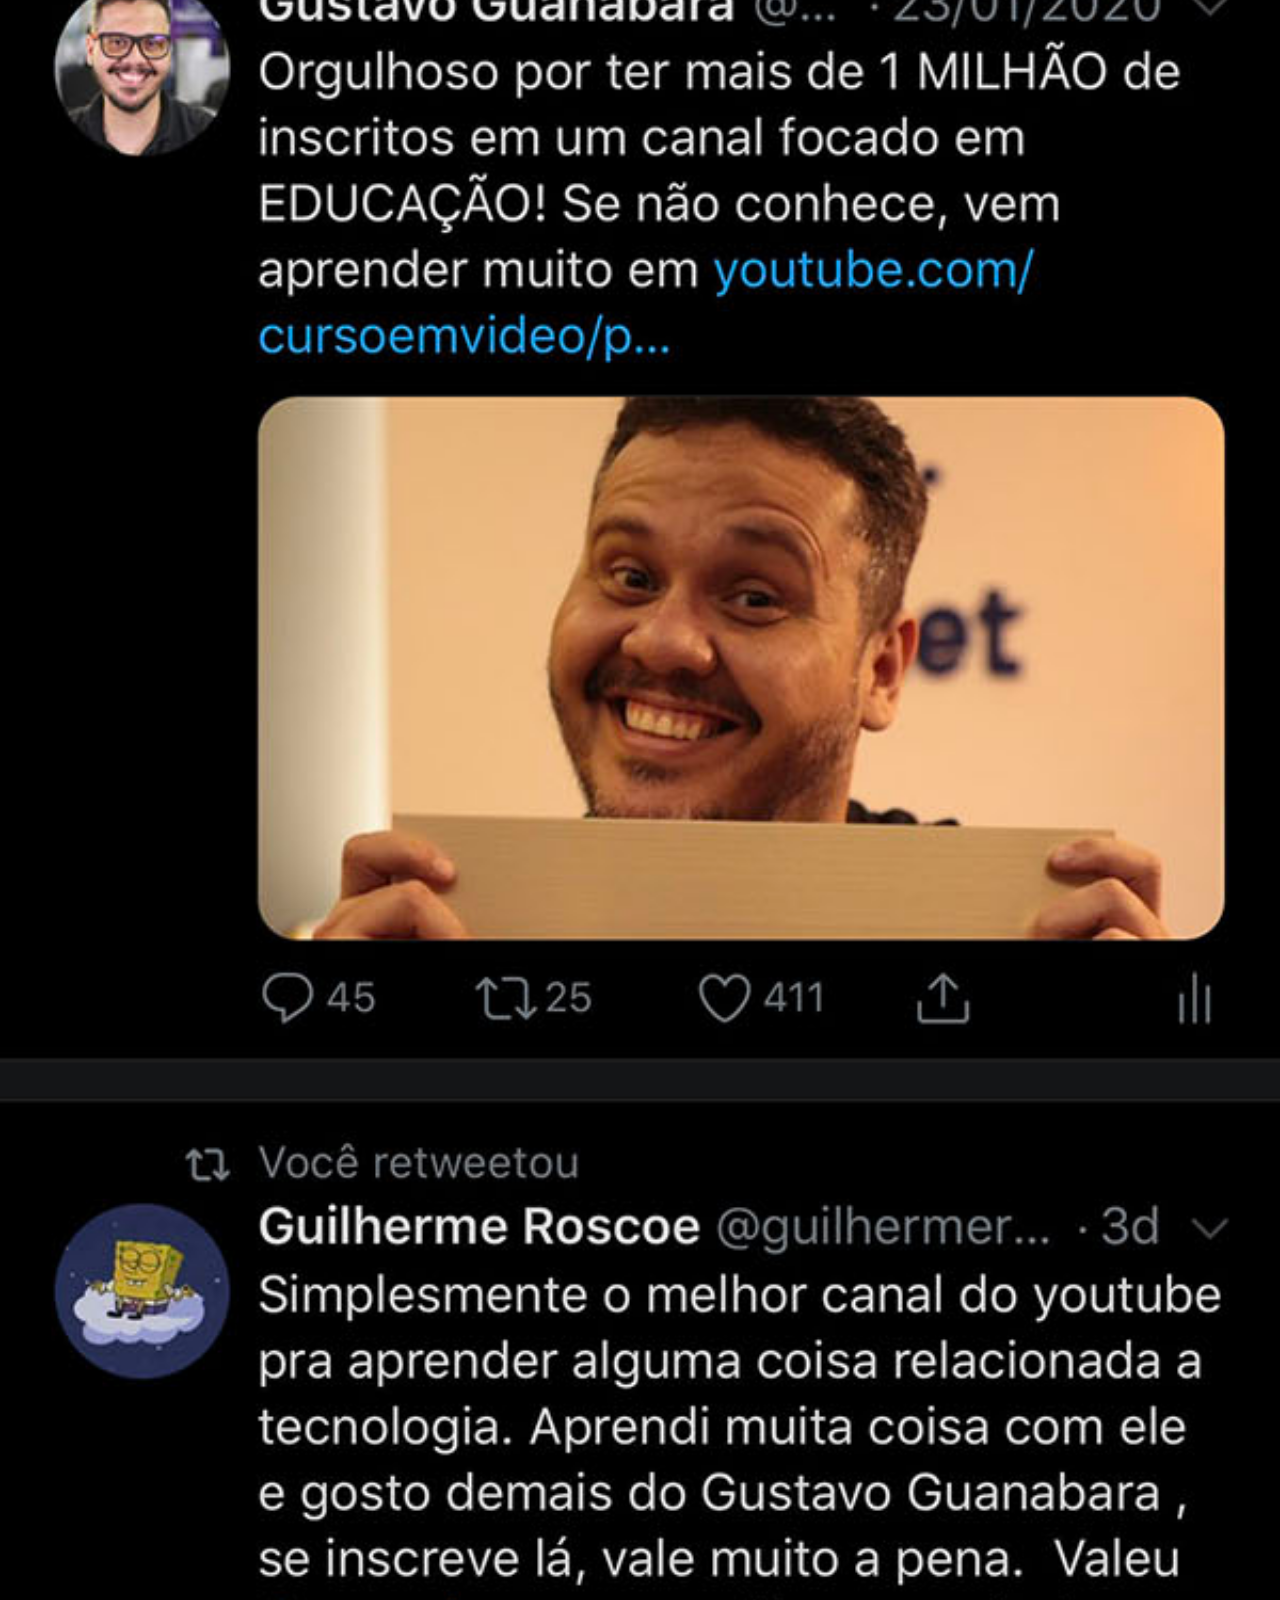
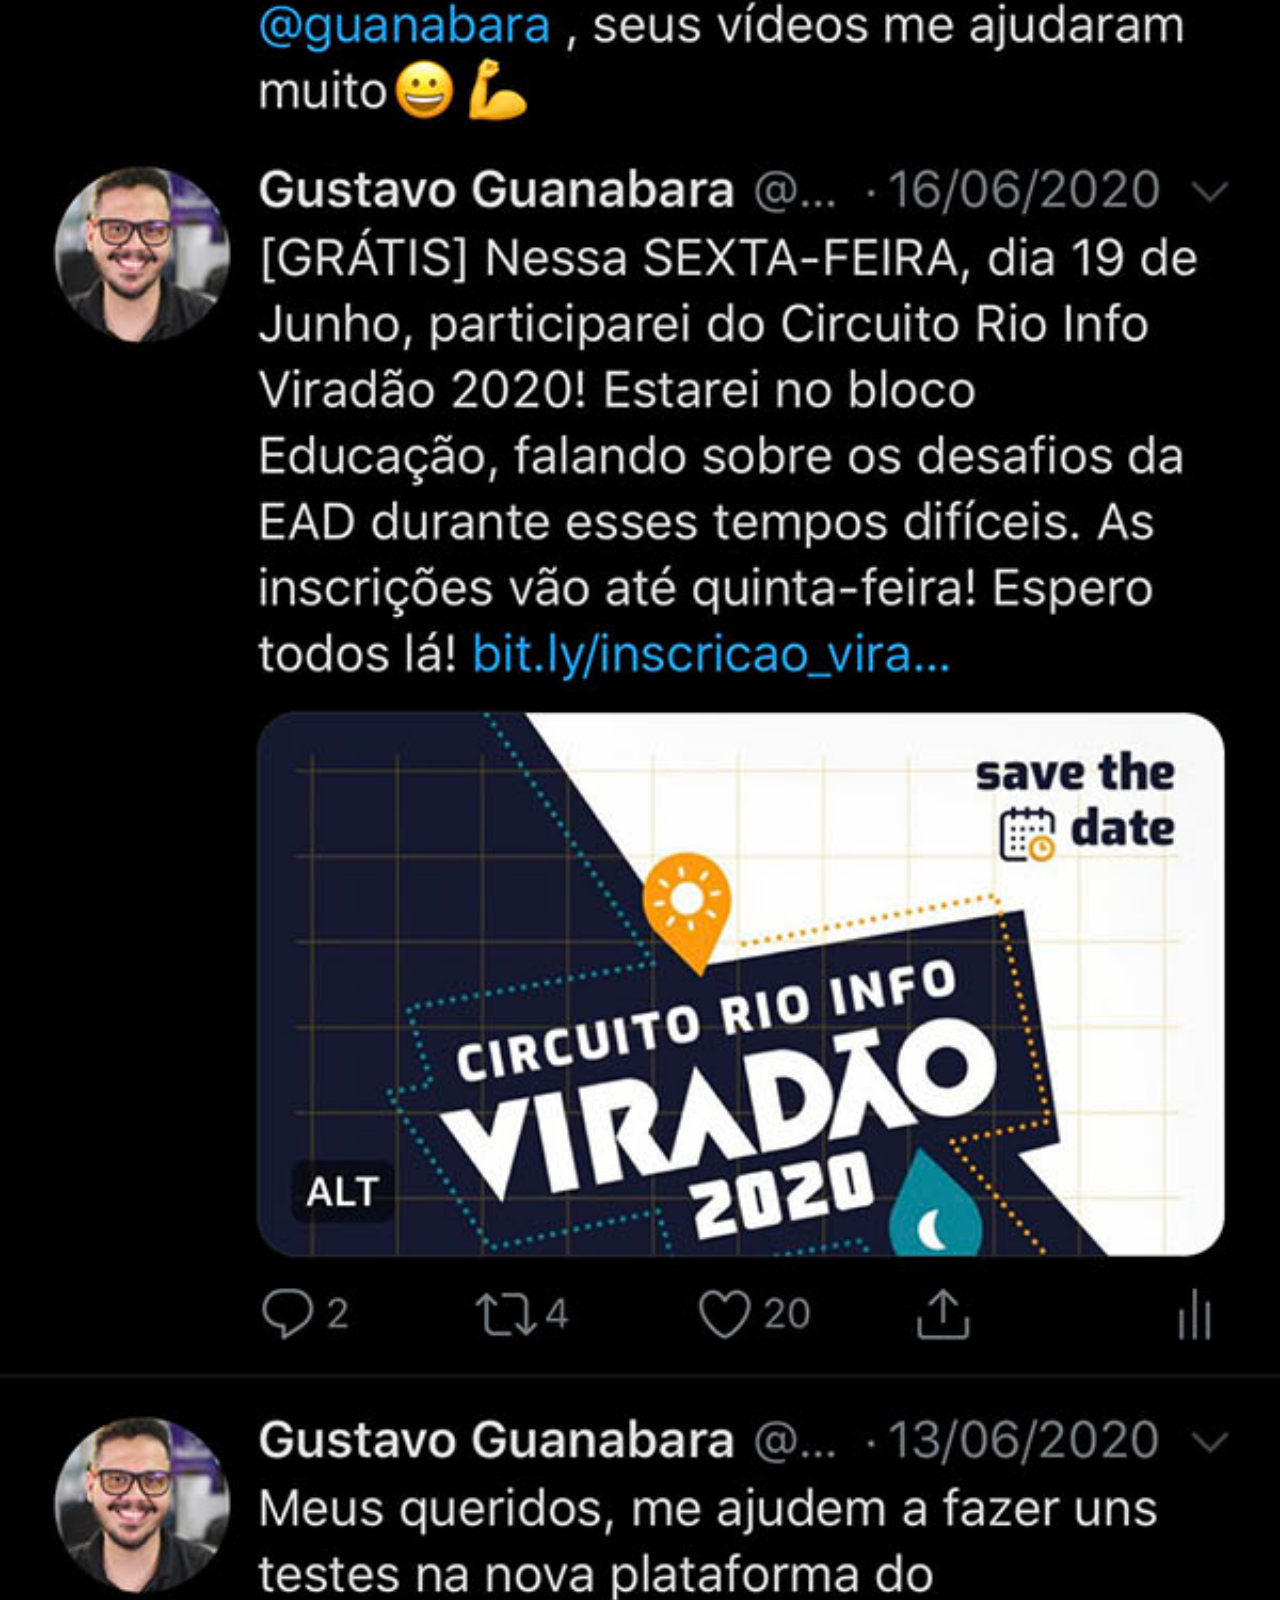
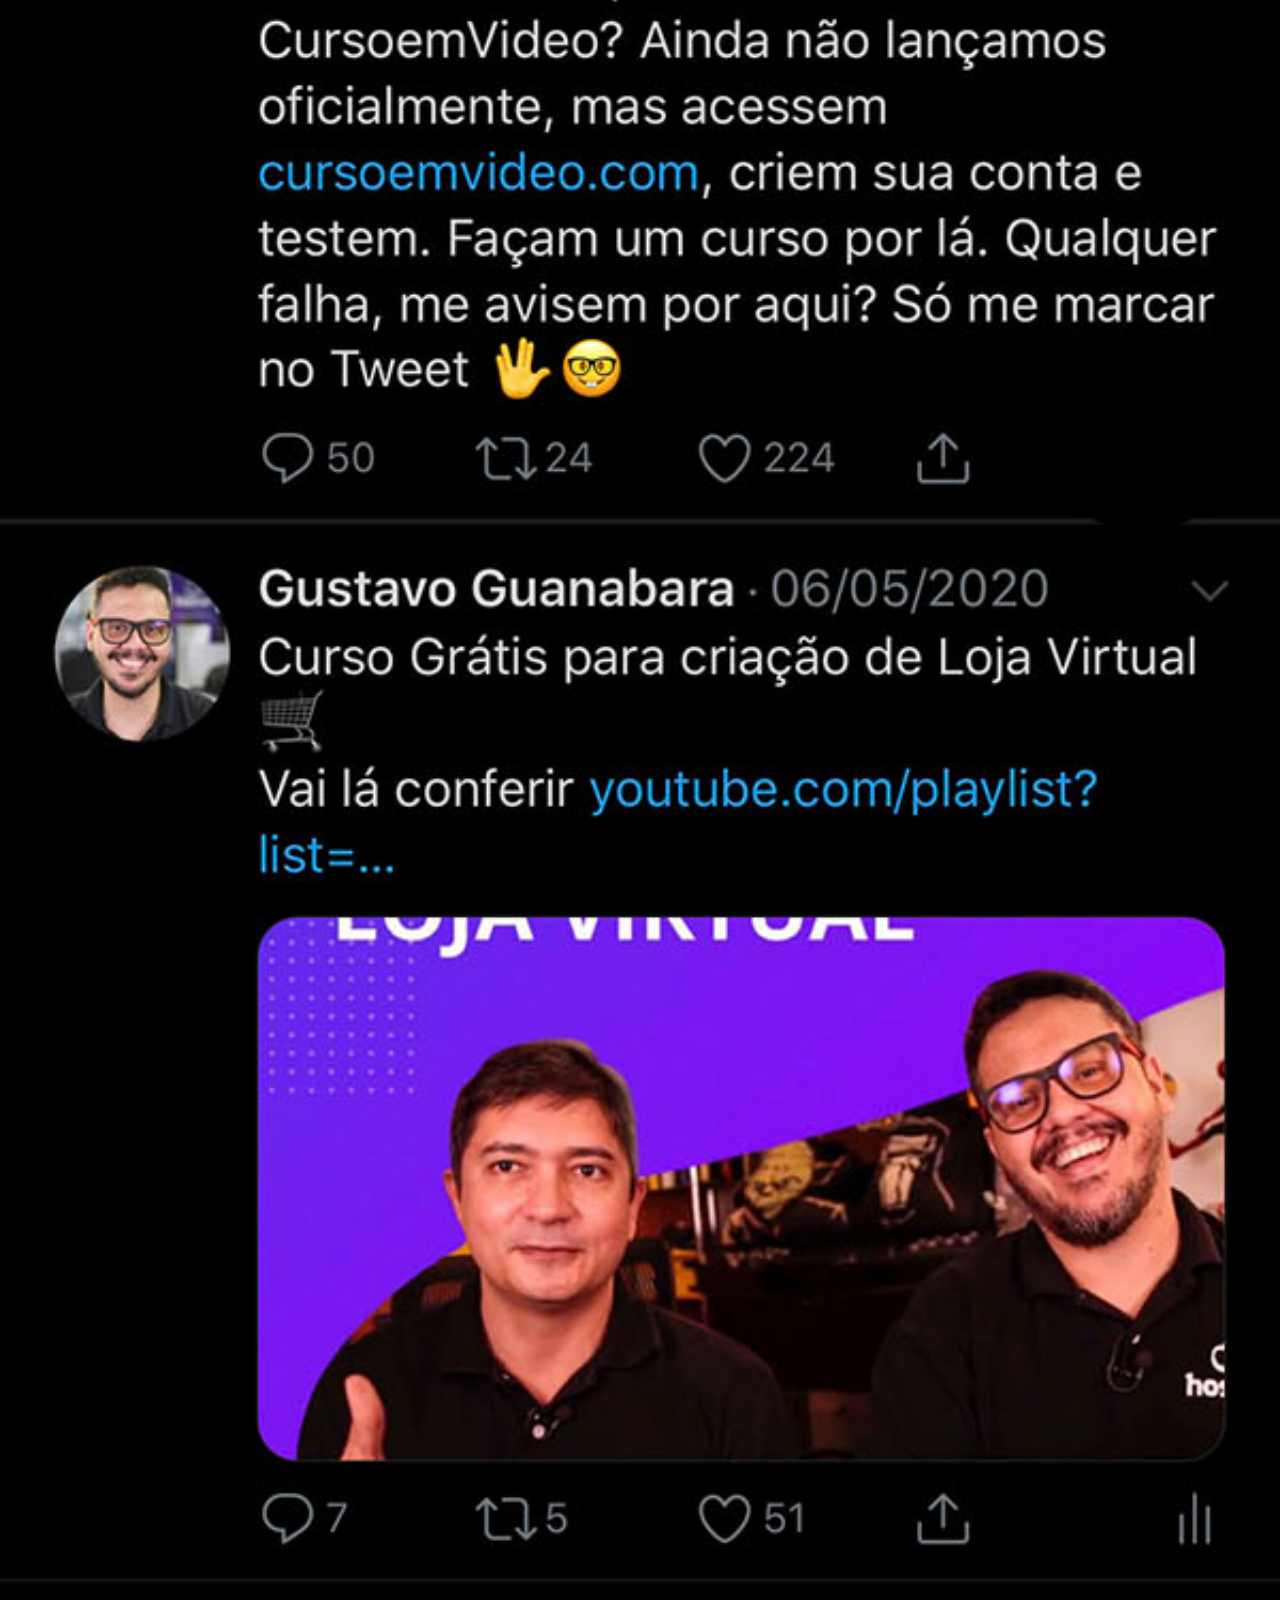
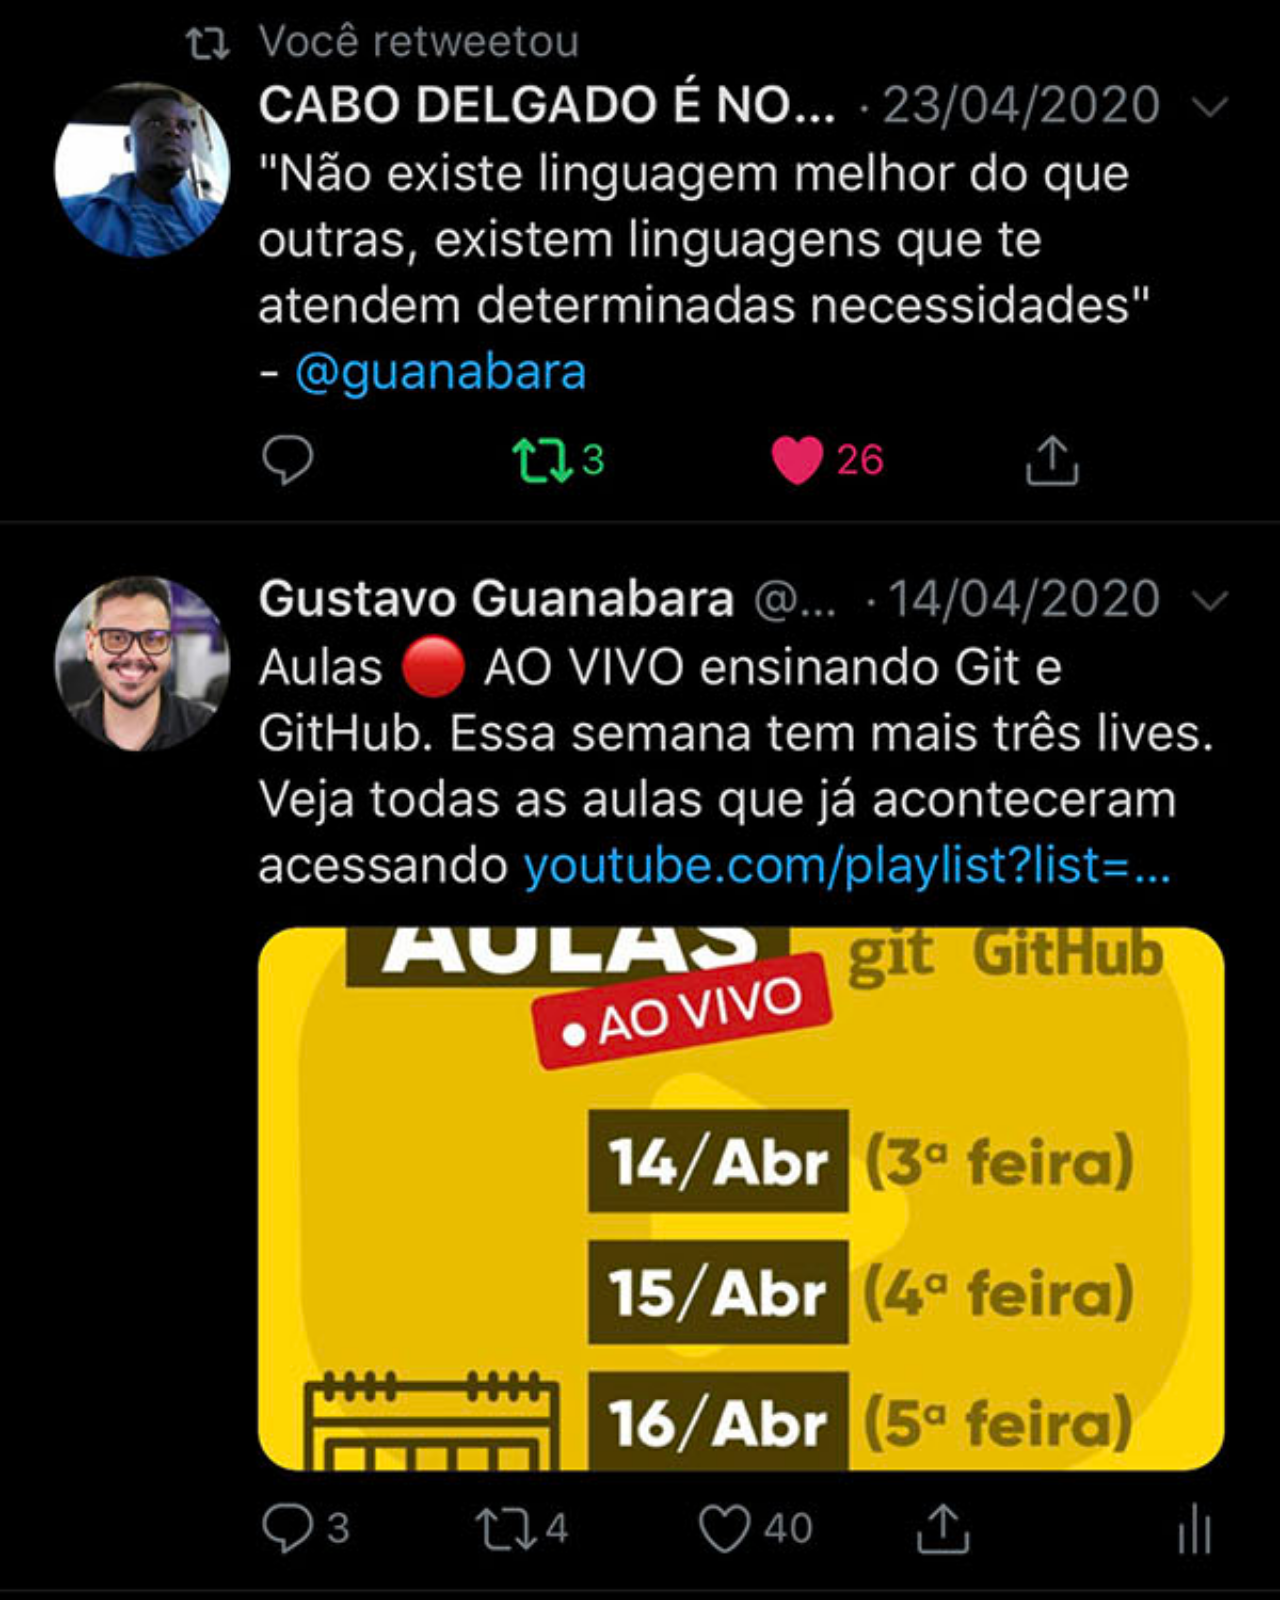
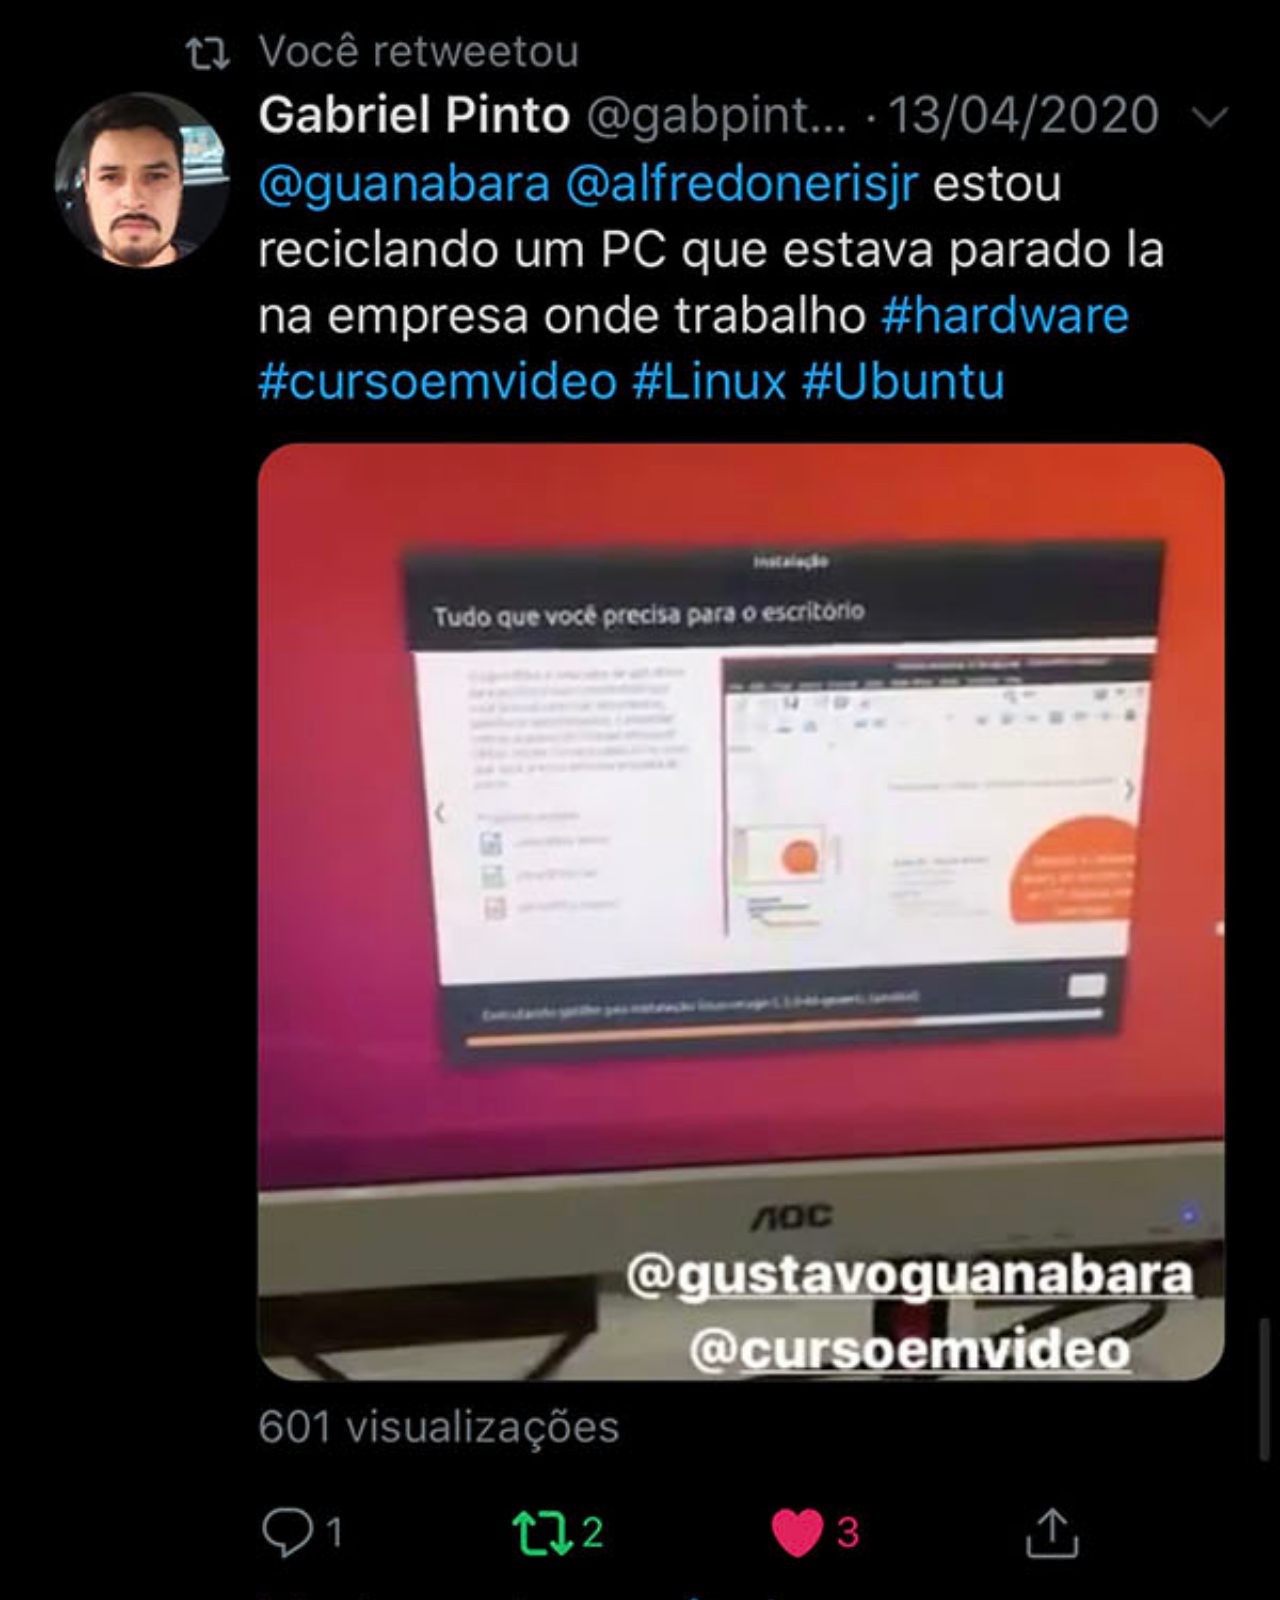
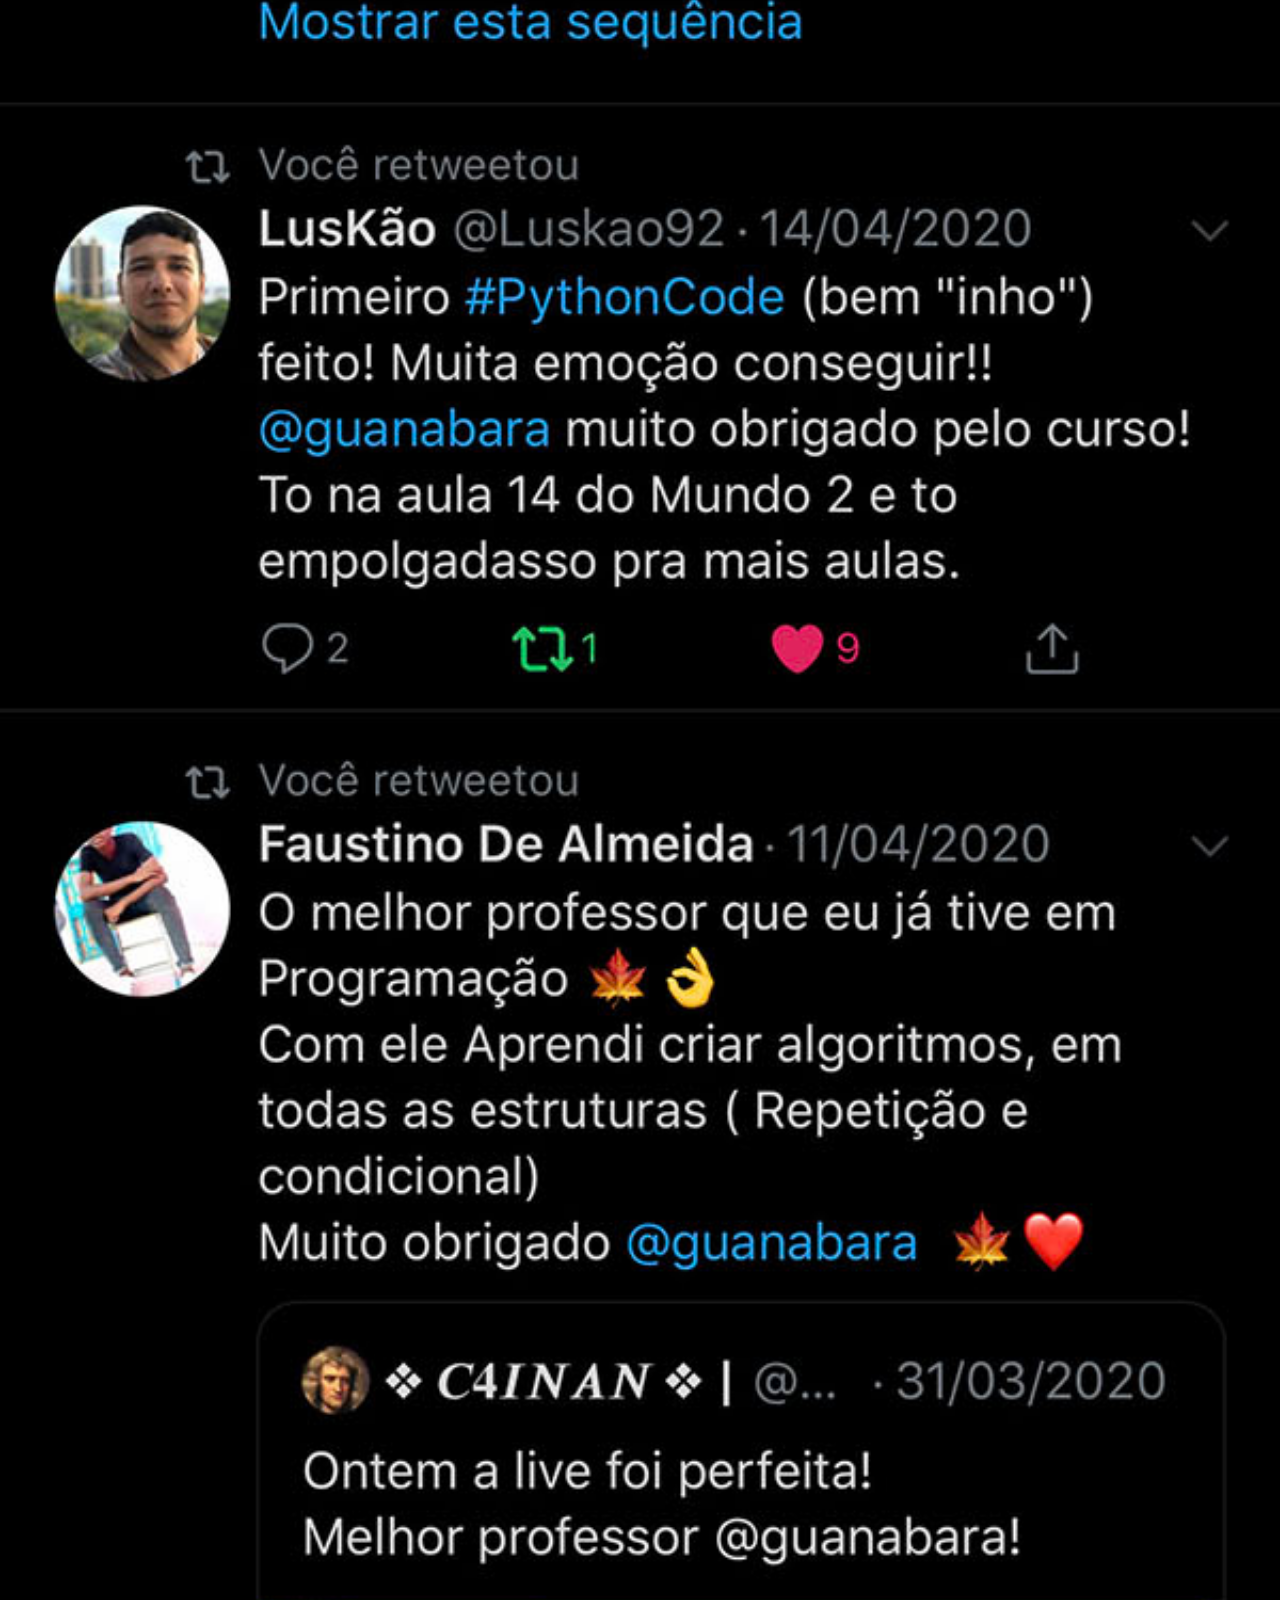
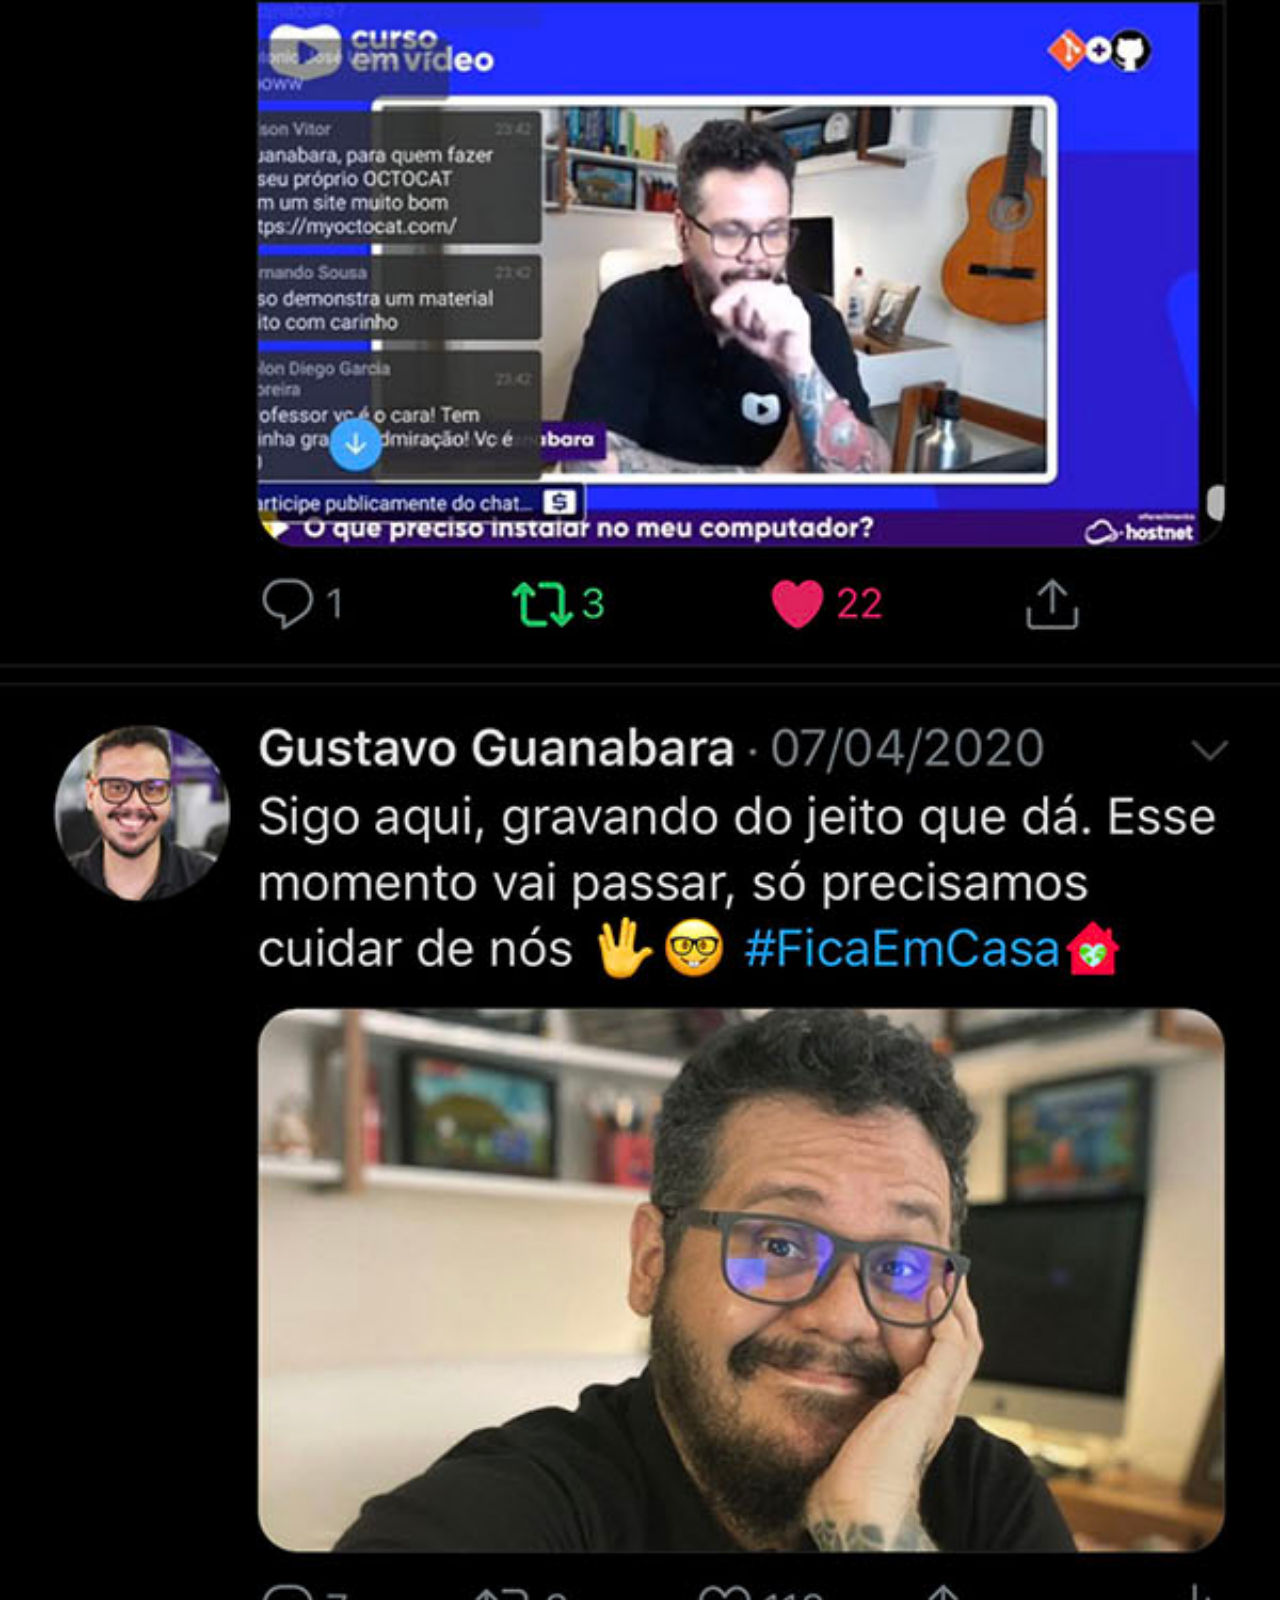
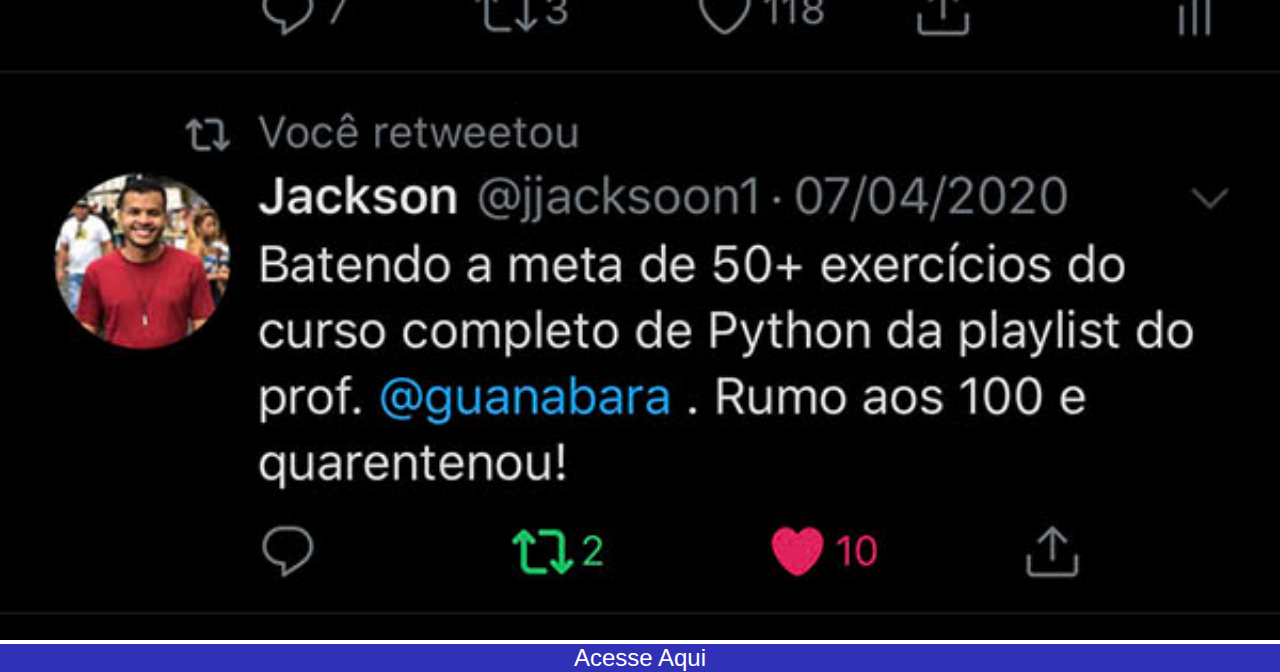
<file: twitter.html>
<!DOCTYPE html>
<html lang="pt-br">
<head>
    <meta charset="UTF-8">
    <meta name="viewport" content="width=device-width, initial-scale=1.0">
    <title>Document</title>
    <style>
*{
    margin: 0px;
    padding: 0px;
}

img{
    width: 100vw;
}

::-webkit-scrollbar{
    width: 0px;
    height: 0px;
}

a{
    display: block;
    text-align: center;
    font-family: Arial, Helvetica, sans-serif;
    font-size: 1.5em;
    background-color: rgb(49, 49, 184);
    color: white;
    text-decoration: none;
}


    </style>
</head>
<body>
    <img src="imagens/tela-twitter.jpg" alt="">
    <a href="https://twitter.com/guanabara" target="_blank">Acesse Aqui</a>

    
</body>
</html>
</file>
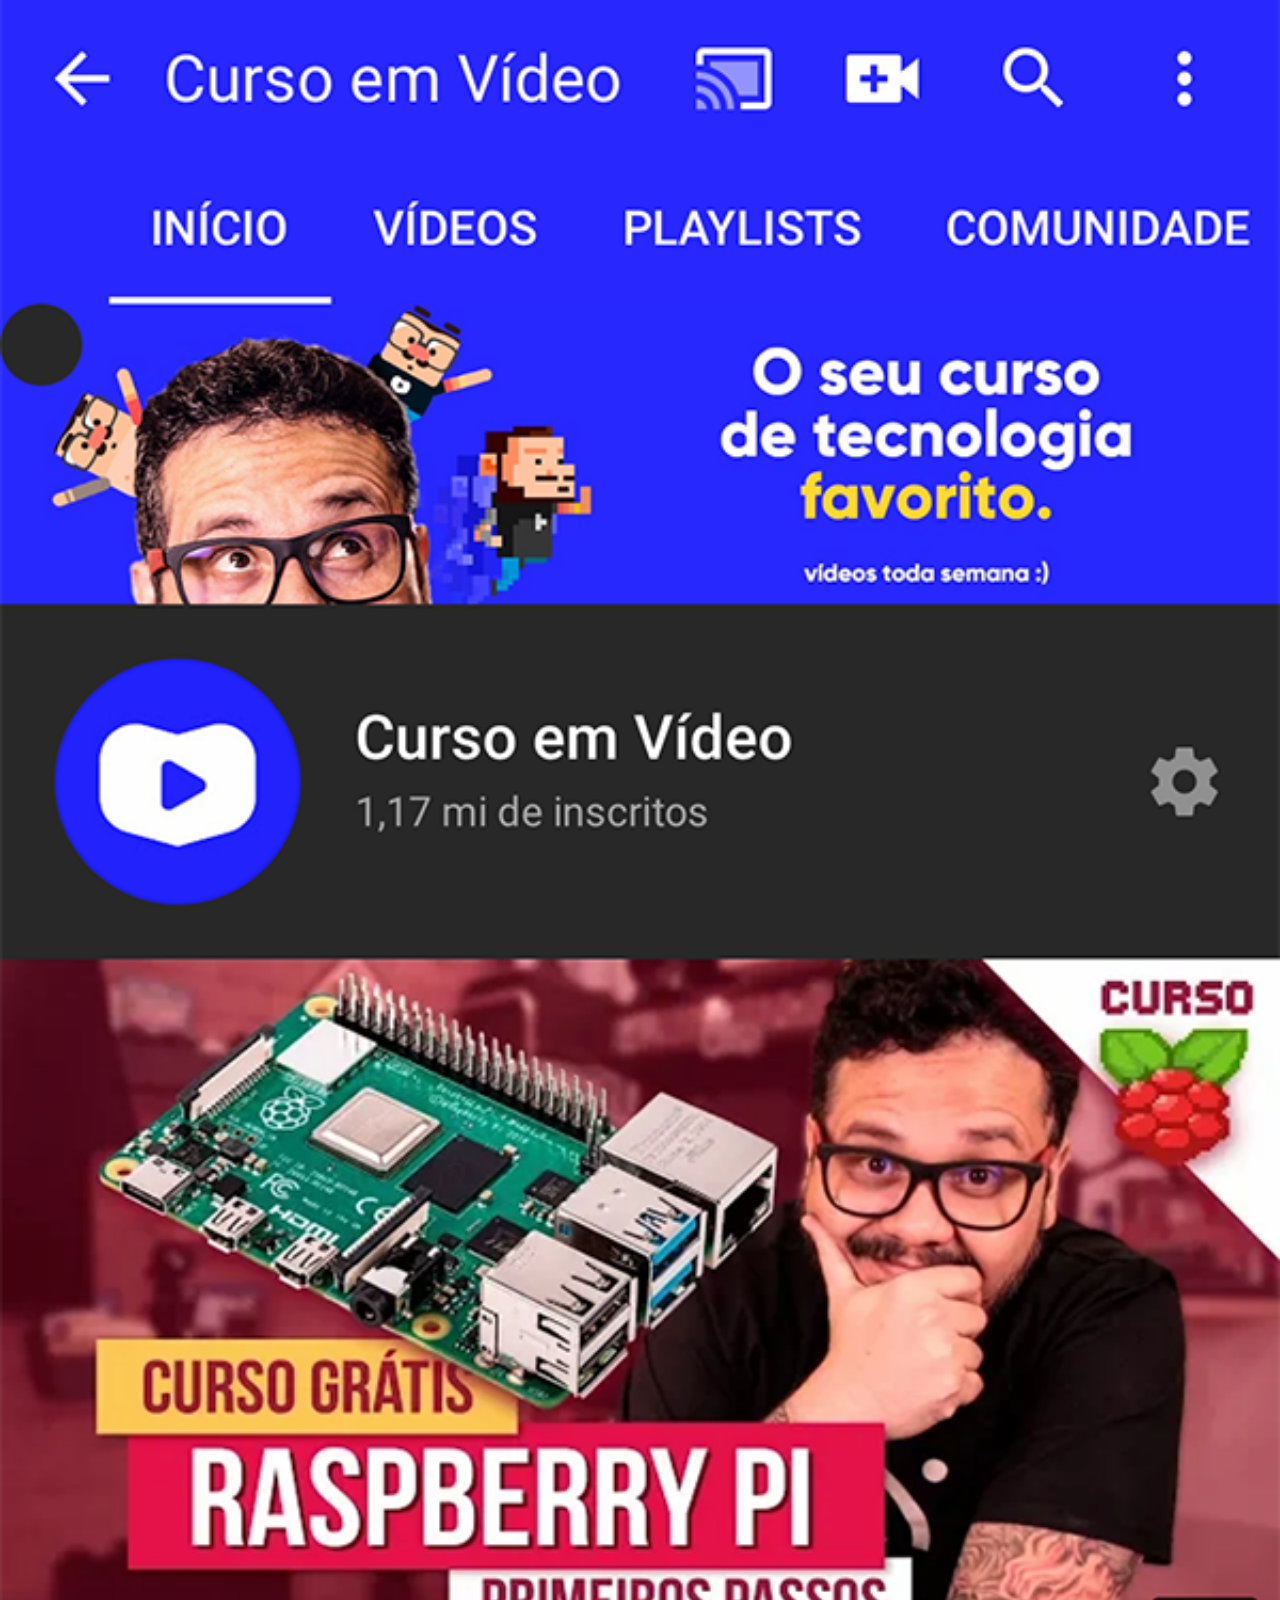
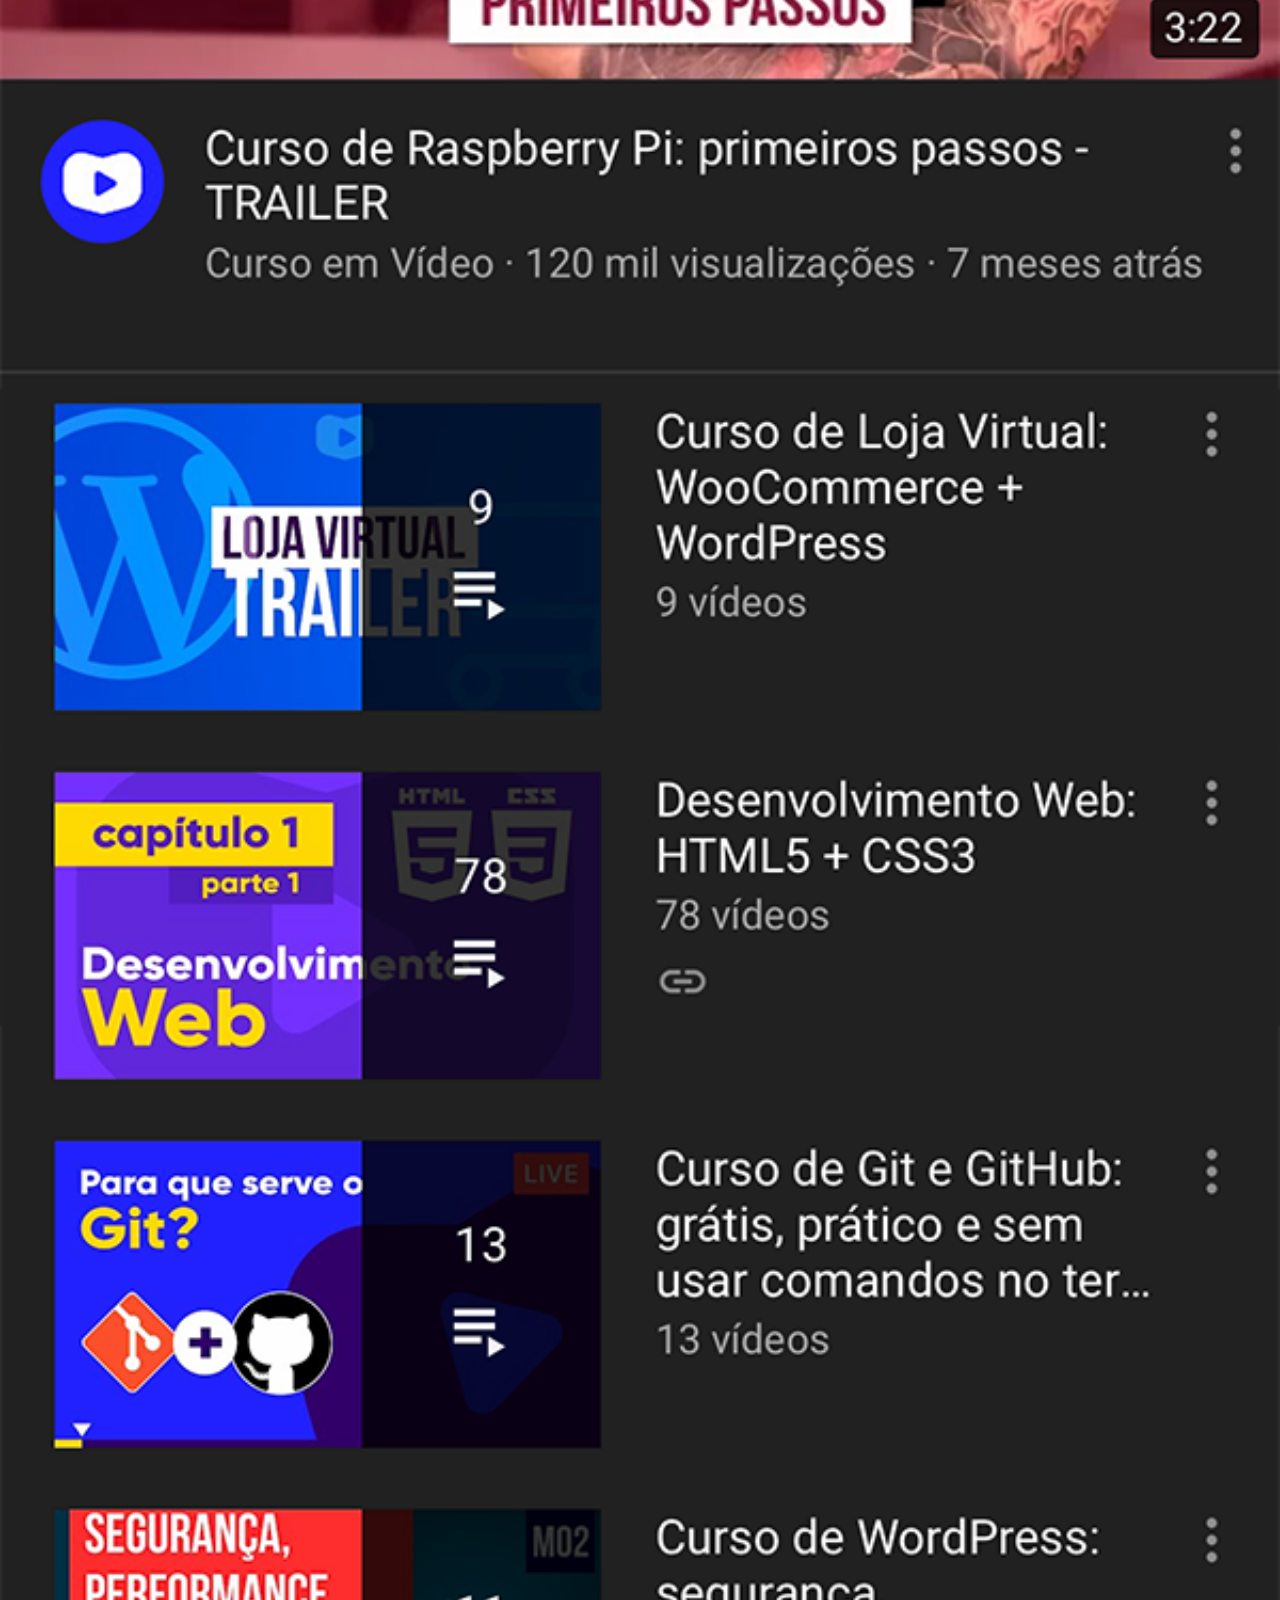
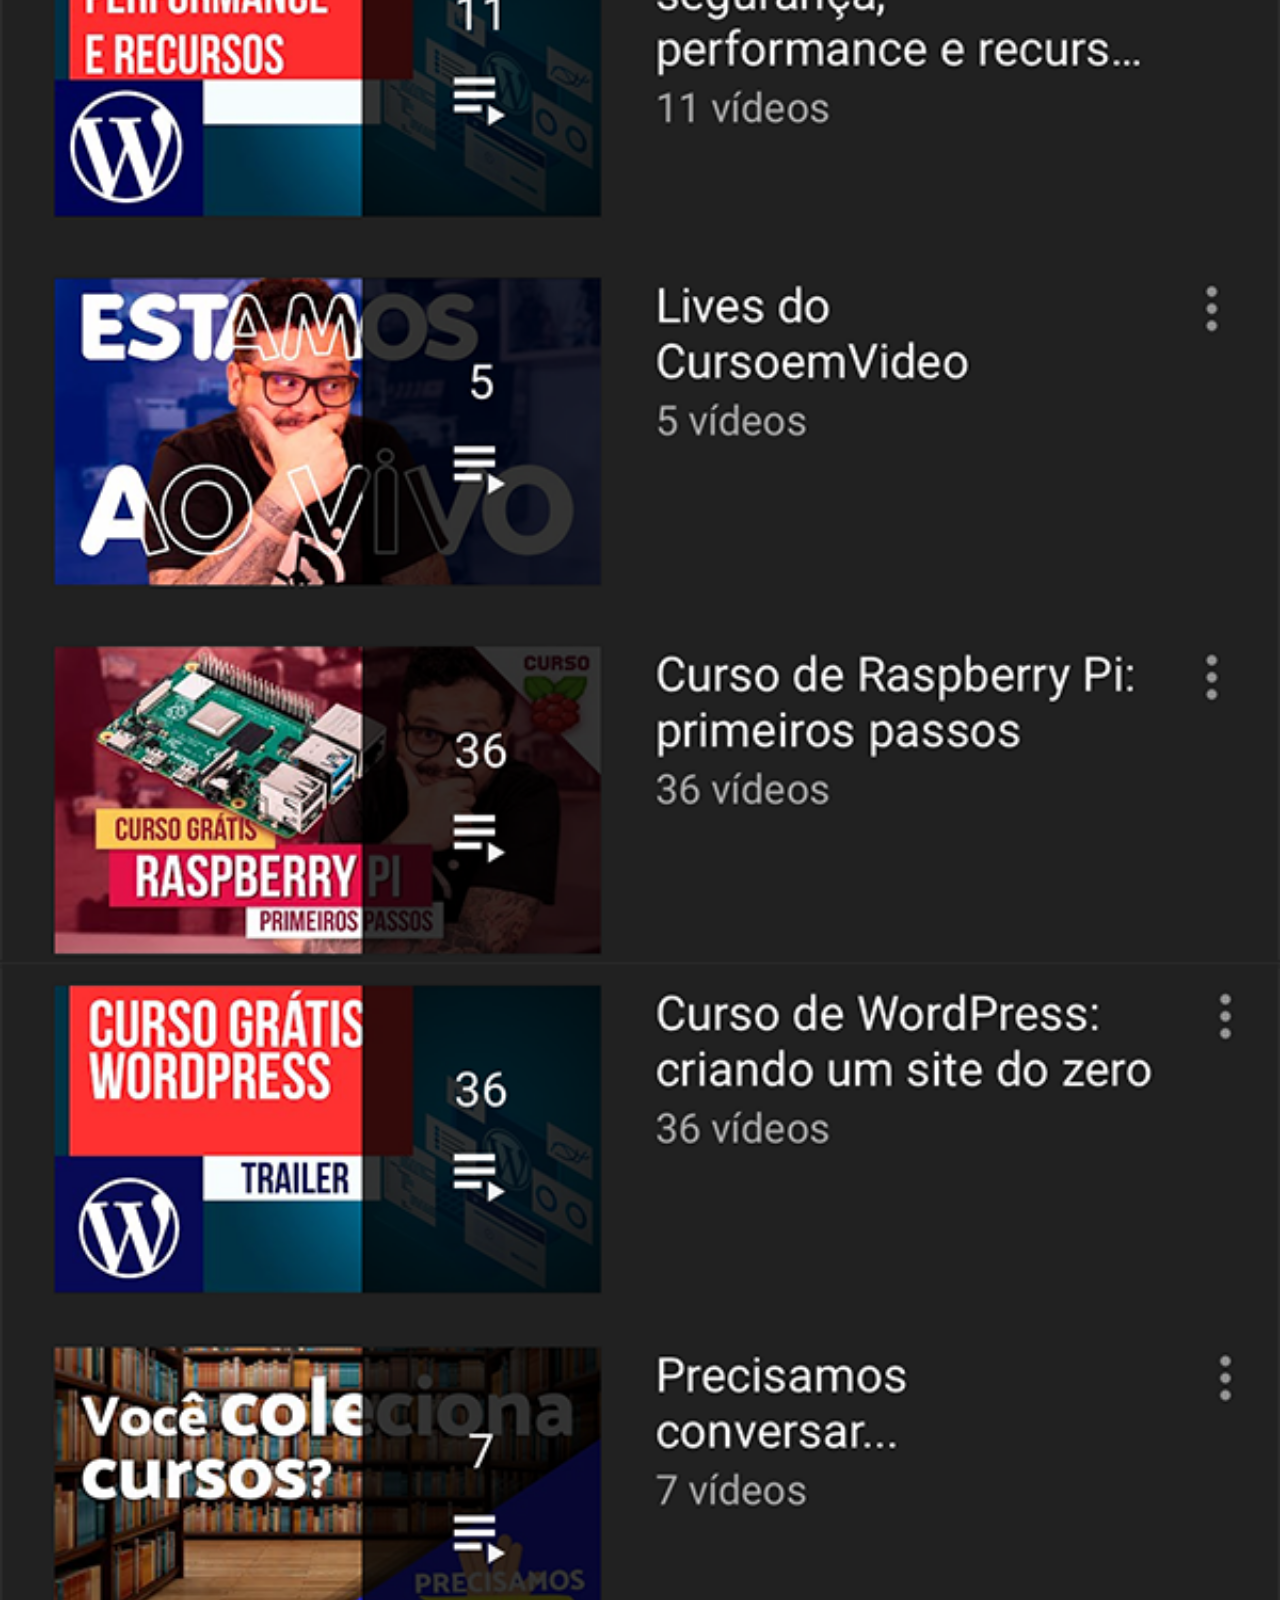
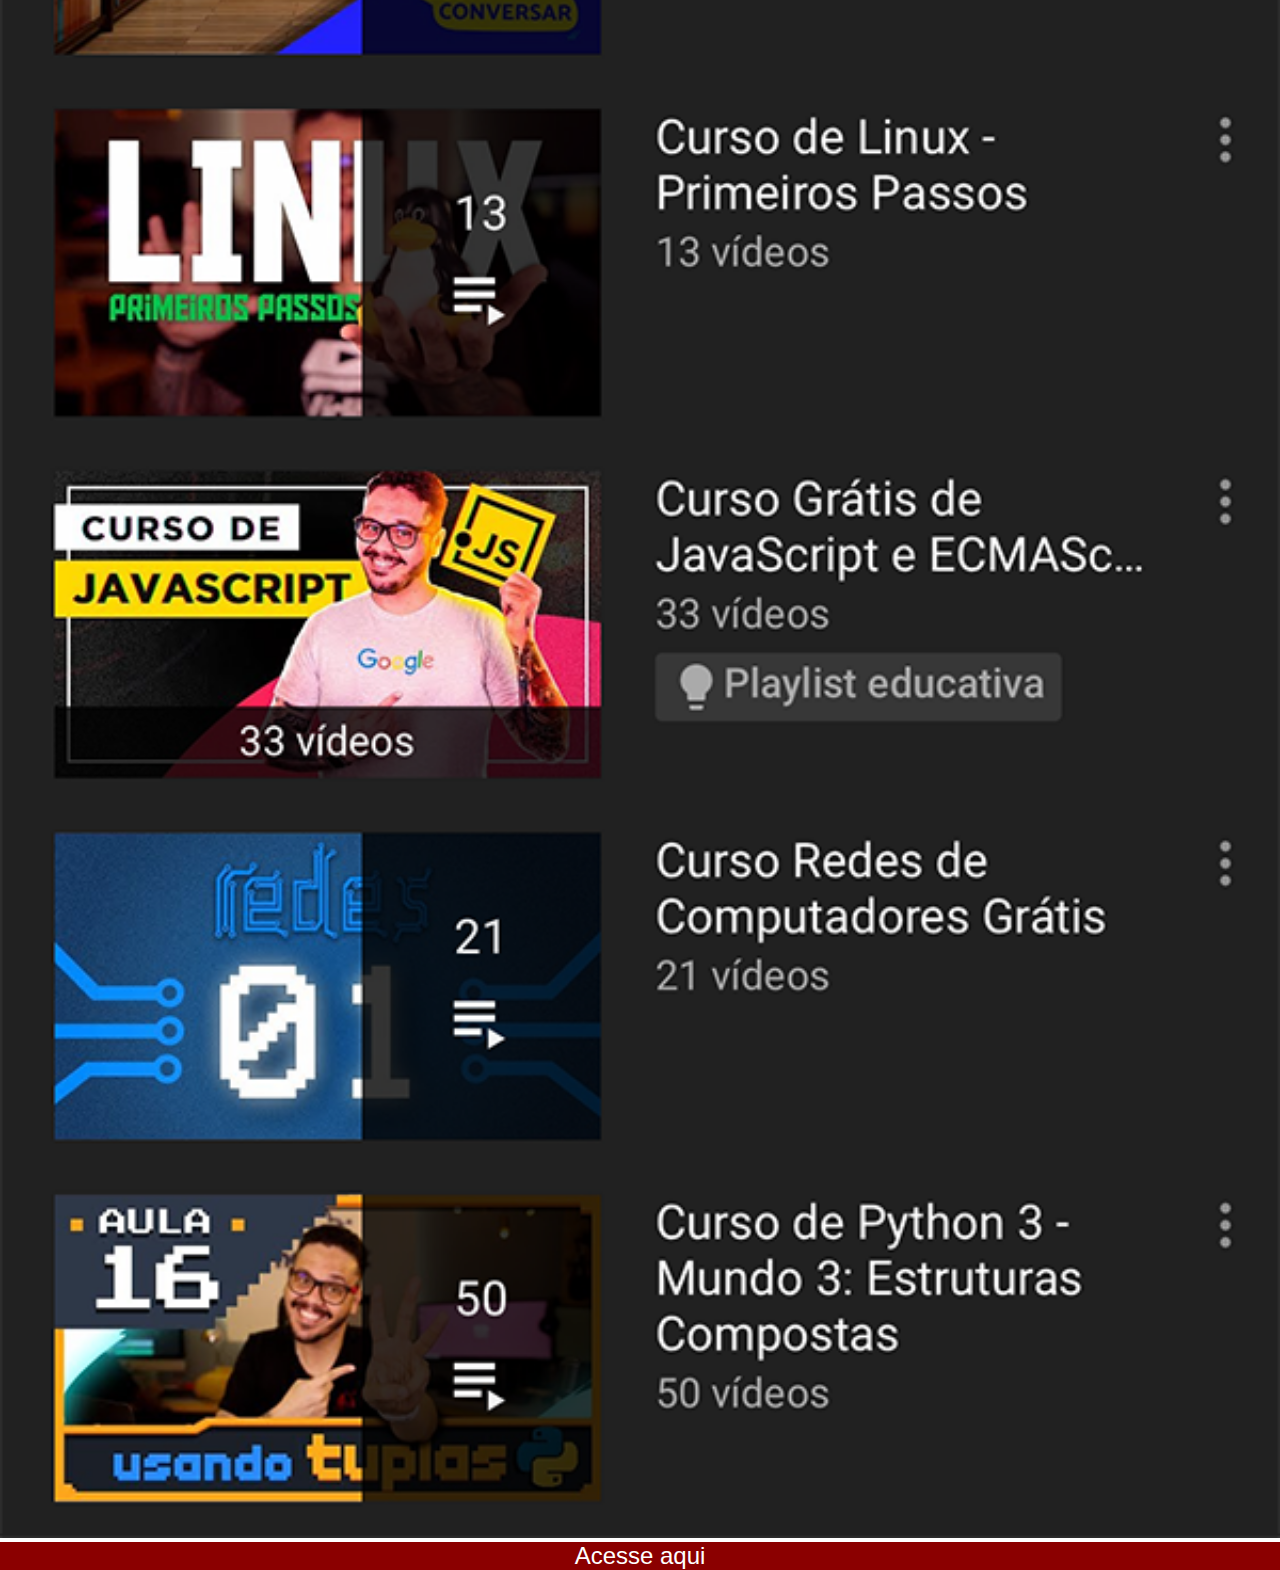
<file: youtube.html>
<!DOCTYPE html>
<html lang="pt-br">
<head>
    <meta charset="UTF-8">
    <meta name="viewport" content="width=device-width, initial-scale=1.0">
    <title>Document</title>
    <style>
        *{
            margin: 0px;
            padding:0px;
        }
        img{
            width: 100vw;

        }
        ::-webkit-scrollbar{
            width:0px;
            height: 0px;
        }

        a{
            display: block;
            background-color: darkred;
            font-family: Arial, Helvetica, sans-serif;
            font-size: 1.5em;
            color: white;   
            text-align: center;  
            text-decoration: none;       
        }

    </style>
</head>
<body>
    <img src="imagens/tela-youtube.png" alt="youtube">
    <a href="https://www.youtube.com/results?search_query=curso+em+videos" target="_blank">Acesse aqui</a>
    
</body>
</html>
</file>
<file: estilos/style.css>
@charset "UTF-8";

*{
    margin: 0px;
    padding: 0px;
    font-family: Arial, Helvetica, sans-serif;
}

html,body { 
    height: 100vh;
    width: 100vw;
    background-color: black;
}

body{
    background: url(../imagens/fundo-madeira.jpg) no-repeat top center;
    background-size: cover;
    background-attachment: fixed;
}

main{
    height: 100vh;
    position: relative;
   
}

section#telefone { 
    height: 627px;
    width: 311px;
    background-color:blue;
    position: absolute;
    top: 50%;
    left: 50%;
    transform: translate( -50% , -50%);
    background: url(../imagens/frame-iphone.png)no-repeat ;


}
iframe#tela{ 
    position: relative;
    top: 80px;
    left: 22px;
    height: 471px;
    width:269px;
}

section#redes-sociais{
    text-align: right;
}

section#redes-sociais img {
    
    width: 50px;
    margin: 10px;
    border-radius: 50%;
    box-shadow: 2px 2px 5px rgba(0, 0, 0, 0.507);
    box-sizing: border-box;
    
}

section#redes-sociais img:hover { 
    border: 2px solid rgba(255, 255, 255, 0.644);
    transform: translate(-05px,-05px);
    box-shadow: 5px 5px 10px rgba(0, 0, 0, 0.637);
    transition: transform .5s, border .5s;
}
</file>
